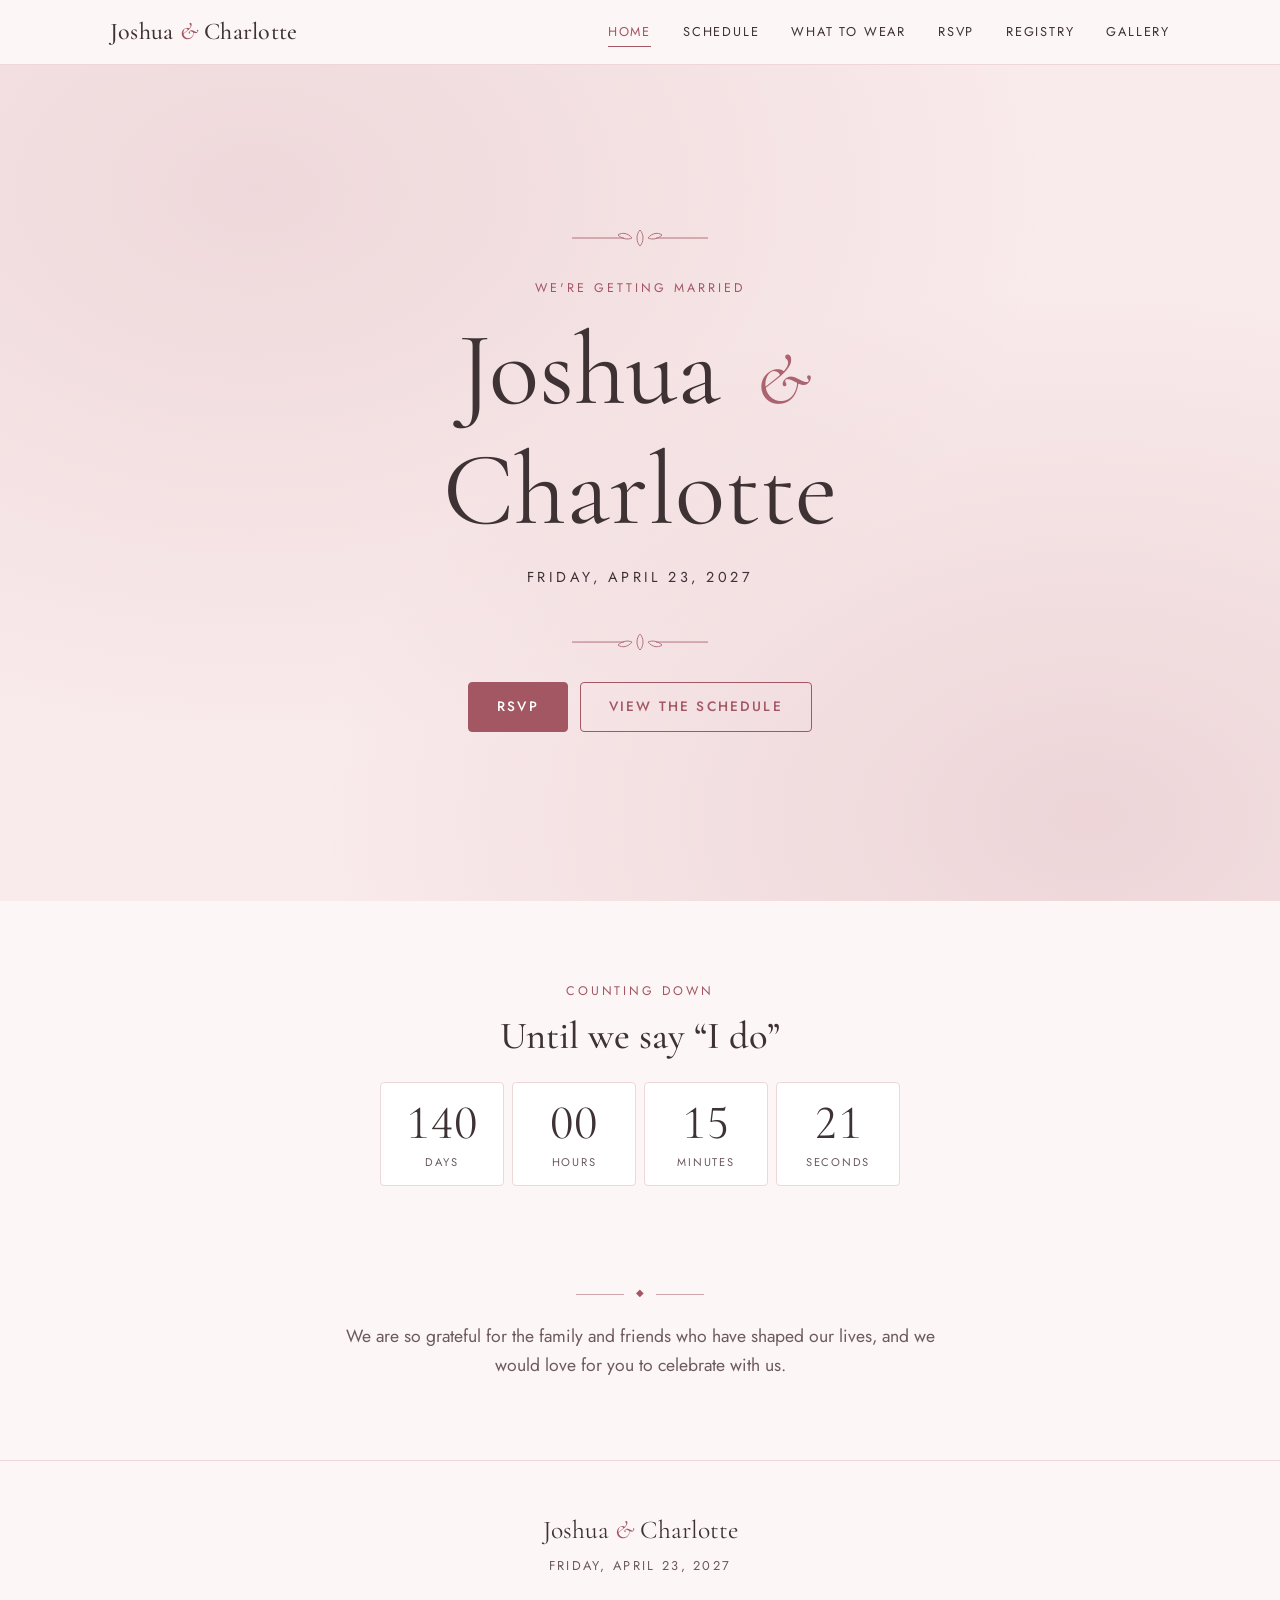
<file: index.html>
<!DOCTYPE html>
<html lang="en">
<head>
  <meta charset="utf-8">
  <meta name="viewport" content="width=device-width, initial-scale=1, viewport-fit=cover">
  <title>Joshua &amp; Charlotte · April 23, 2027</title>
  <meta name="description" content="Join us as we celebrate our wedding on Friday, April 23, 2027 in Utah.">
  <meta name="theme-color" content="#fdf6f6">

  <!-- Link previews (texts, iMessage, Facebook). These are read before any
       JavaScript runs, so see README.md "Link preview" for how to update them. -->
  <meta property="og:type" content="website">
  <meta property="og:url" content="https://joshlamontdavis-a11y.github.io/wedding-website/">
  <meta property="og:title" content="Joshua &amp; Charlotte · April 23, 2027">
  <meta property="og:description" content="Join us as we celebrate our wedding on Friday, April 23, 2027 in Utah.">
  <meta property="og:image" content="https://joshlamontdavis-a11y.github.io/wedding-website/images/og-image.jpg">
  <meta property="og:image:width" content="1200">
  <meta property="og:image:height" content="630">
  <meta name="twitter:card" content="summary_large_image">
  <meta name="twitter:image" content="https://joshlamontdavis-a11y.github.io/wedding-website/images/og-image.jpg">

  <link rel="icon" href="favicon.svg" type="image/svg+xml">
  <link rel="apple-touch-icon" href="images/apple-touch-icon.png">

  <link rel="preconnect" href="https://fonts.googleapis.com">
  <link rel="preconnect" href="https://fonts.gstatic.com" crossorigin>
  <link rel="stylesheet" href="https://fonts.googleapis.com/css2?family=Cormorant+Garamond:ital,wght@0,400;0,500;1,400;1,500&family=Jost:wght@400;500&display=swap">
  <link rel="stylesheet" href="styles.css">
</head>
<body data-page="home">
  <a class="skip-link" href="#main">Skip to content</a>
  <header id="site-header"></header>

  <main id="main">
    <noscript><p style="text-align:center;padding:3rem 1rem">Please turn on JavaScript to view this page.</p></noscript>
  </main>

  <footer id="site-footer"></footer>

  <!-- Settings first, then the code that builds the page from them -->
  <!-- Load config.js fresh on every visit so updates show up right away (no stale saved copy) -->
  <script>document.write('<script src="config.js?v=' + Date.now() + '"><\/script>');</script>
  <script src="main.js"></script>
</body>
</html>
</file>
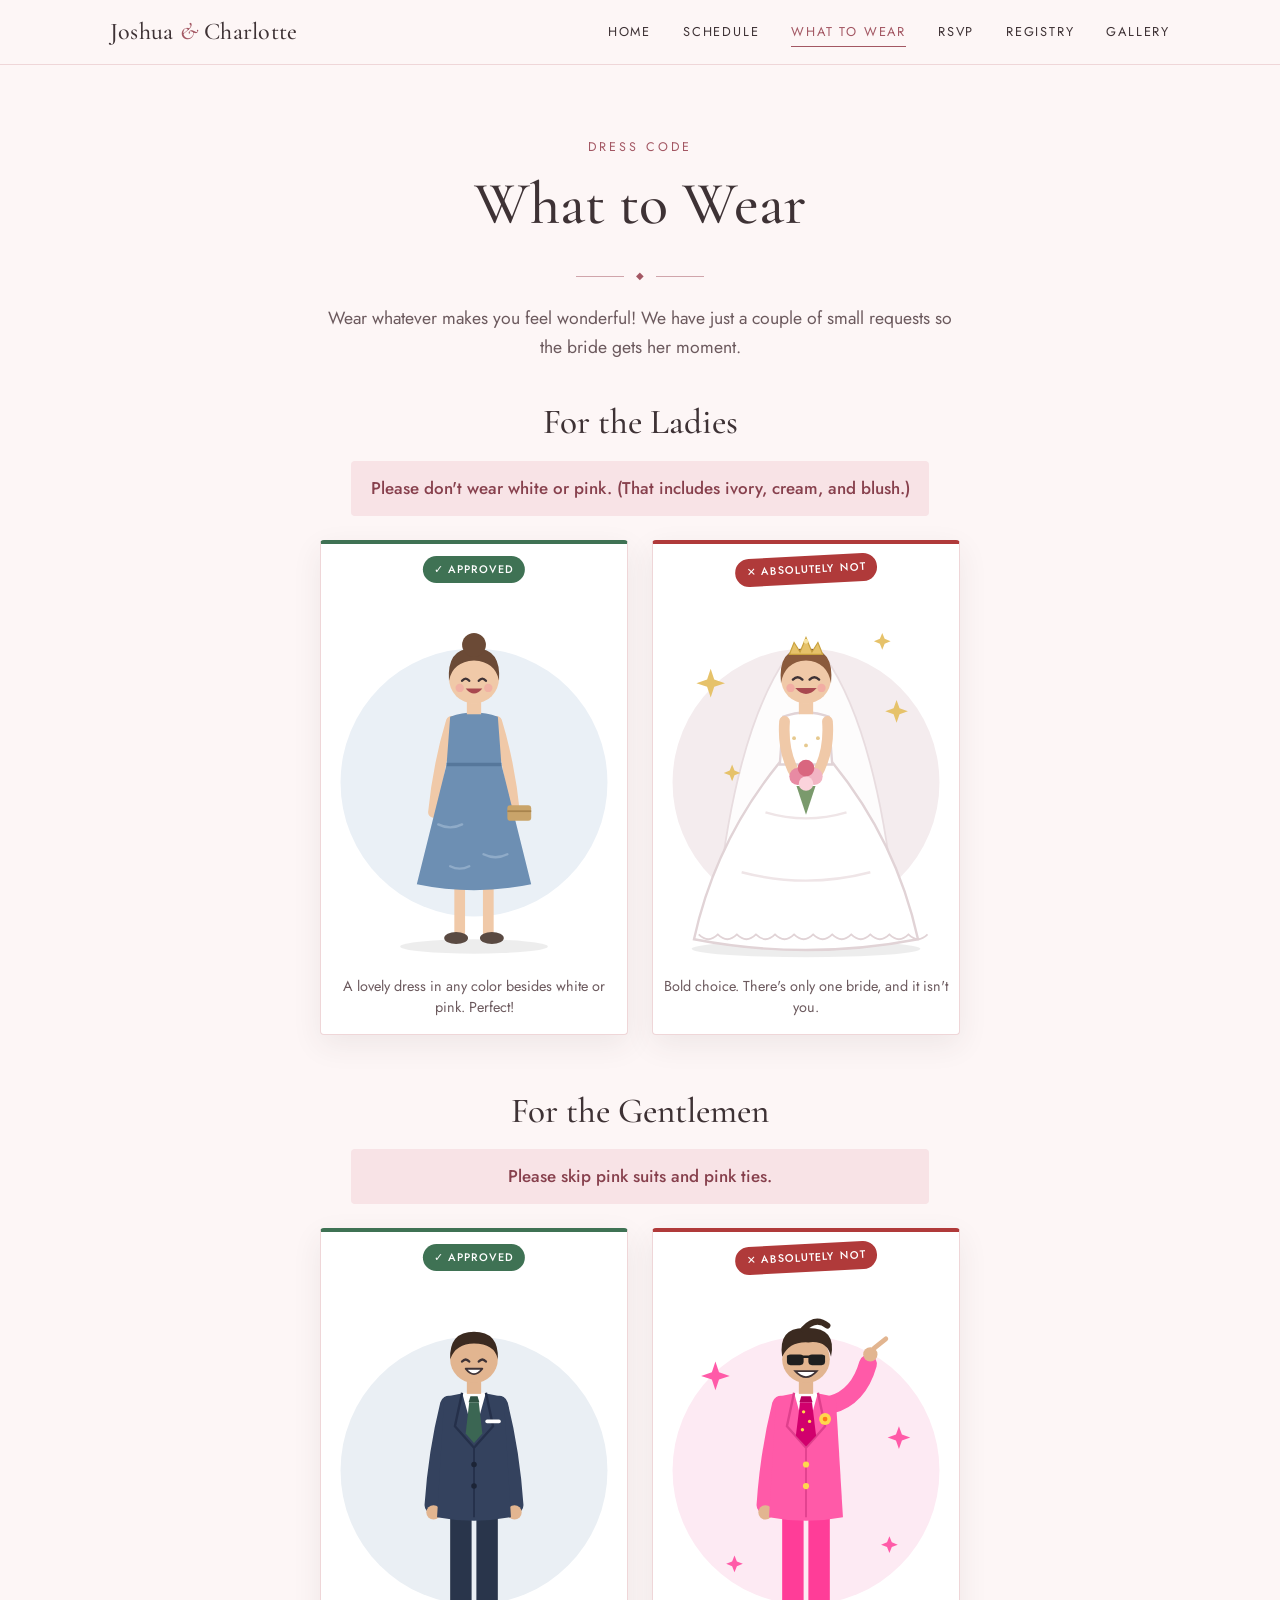
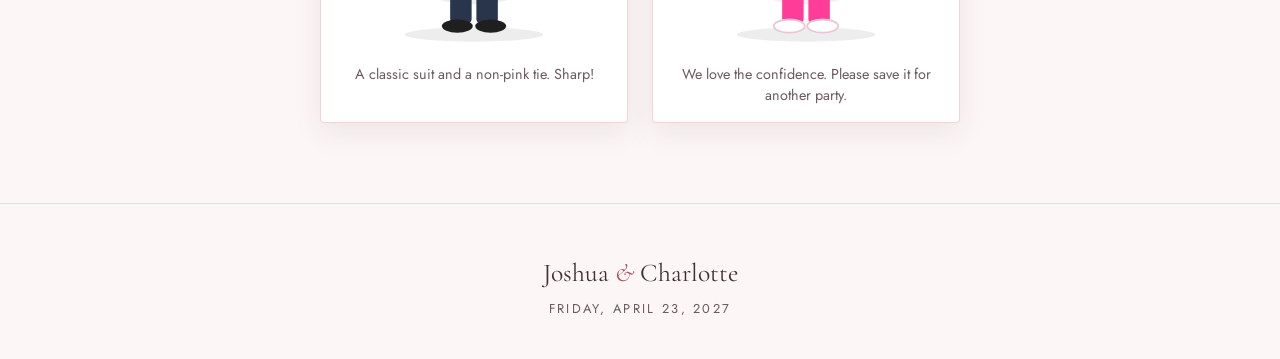
<file: attire.html>
<!DOCTYPE html>
<html lang="en">
<head>
  <meta charset="utf-8">
  <meta name="viewport" content="width=device-width, initial-scale=1, viewport-fit=cover">
  <title>What to Wear · Joshua &amp; Charlotte</title>
  <meta name="description" content="Join us as we celebrate our wedding on Friday, April 23, 2027 in Utah.">
  <meta name="theme-color" content="#fdf6f6">

  <!-- Link previews (texts, iMessage, Facebook). These are read before any
       JavaScript runs, so see README.md "Link preview" for how to update them. -->
  <meta property="og:type" content="website">
  <meta property="og:url" content="https://joshlamontdavis-a11y.github.io/wedding-website/attire.html">
  <meta property="og:title" content="What to Wear · Joshua &amp; Charlotte">
  <meta property="og:description" content="Join us as we celebrate our wedding on Friday, April 23, 2027 in Utah.">
  <meta property="og:image" content="https://joshlamontdavis-a11y.github.io/wedding-website/images/og-image.jpg">
  <meta property="og:image:width" content="1200">
  <meta property="og:image:height" content="630">
  <meta name="twitter:card" content="summary_large_image">
  <meta name="twitter:image" content="https://joshlamontdavis-a11y.github.io/wedding-website/images/og-image.jpg">

  <link rel="icon" href="favicon.svg" type="image/svg+xml">
  <link rel="apple-touch-icon" href="images/apple-touch-icon.png">

  <link rel="preconnect" href="https://fonts.googleapis.com">
  <link rel="preconnect" href="https://fonts.gstatic.com" crossorigin>
  <link rel="stylesheet" href="https://fonts.googleapis.com/css2?family=Cormorant+Garamond:ital,wght@0,400;0,500;1,400;1,500&family=Jost:wght@400;500&display=swap">
  <link rel="stylesheet" href="styles.css">
</head>
<body data-page="attire">
  <a class="skip-link" href="#main">Skip to content</a>
  <header id="site-header"></header>

  <main id="main">
    <noscript><p style="text-align:center;padding:3rem 1rem">Please turn on JavaScript to view this page.</p></noscript>
  </main>

  <footer id="site-footer"></footer>

  <!-- Settings first, then the code that builds the page from them -->
  <!-- Load config.js fresh on every visit so updates show up right away (no stale saved copy) -->
  <script>document.write('<script src="config.js?v=' + Date.now() + '"><\/script>');</script>
  <script src="main.js"></script>
</body>
</html>
</file>
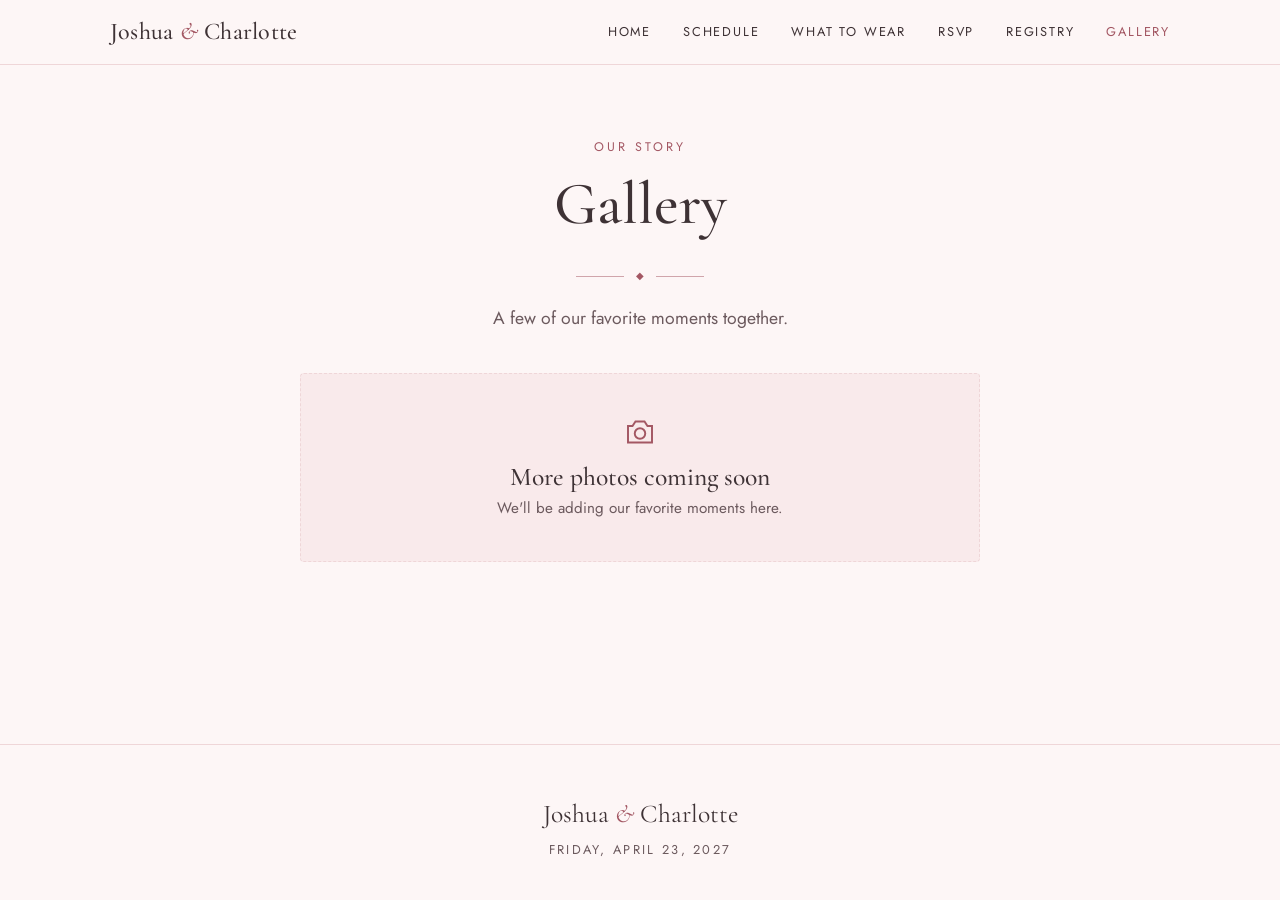
<file: gallery.html>
<!DOCTYPE html>
<html lang="en">
<head>
  <meta charset="utf-8">
  <meta name="viewport" content="width=device-width, initial-scale=1, viewport-fit=cover">
  <title>Gallery · Joshua &amp; Charlotte</title>
  <meta name="description" content="Join us as we celebrate our wedding on Friday, April 23, 2027 in Utah.">
  <meta name="theme-color" content="#fdf6f6">

  <!-- Link previews (texts, iMessage, Facebook). These are read before any
       JavaScript runs, so see README.md "Link preview" for how to update them. -->
  <meta property="og:type" content="website">
  <meta property="og:url" content="https://joshlamontdavis-a11y.github.io/wedding-website/gallery.html">
  <meta property="og:title" content="Gallery · Joshua &amp; Charlotte">
  <meta property="og:description" content="Join us as we celebrate our wedding on Friday, April 23, 2027 in Utah.">
  <meta property="og:image" content="https://joshlamontdavis-a11y.github.io/wedding-website/images/og-image.jpg">
  <meta property="og:image:width" content="1200">
  <meta property="og:image:height" content="630">
  <meta name="twitter:card" content="summary_large_image">
  <meta name="twitter:image" content="https://joshlamontdavis-a11y.github.io/wedding-website/images/og-image.jpg">

  <link rel="icon" href="favicon.svg" type="image/svg+xml">
  <link rel="apple-touch-icon" href="images/apple-touch-icon.png">

  <link rel="preconnect" href="https://fonts.googleapis.com">
  <link rel="preconnect" href="https://fonts.gstatic.com" crossorigin>
  <link rel="stylesheet" href="https://fonts.googleapis.com/css2?family=Cormorant+Garamond:ital,wght@0,400;0,500;1,400;1,500&family=Jost:wght@400;500&display=swap">
  <link rel="stylesheet" href="styles.css">
</head>
<body data-page="gallery">
  <a class="skip-link" href="#main">Skip to content</a>
  <header id="site-header"></header>

  <main id="main">
    <noscript><p style="text-align:center;padding:3rem 1rem">Please turn on JavaScript to view this page.</p></noscript>
  </main>

  <footer id="site-footer"></footer>

  <!-- Settings first, then the code that builds the page from them -->
  <!-- Load config.js fresh on every visit so updates show up right away (no stale saved copy) -->
  <script>document.write('<script src="config.js?v=' + Date.now() + '"><\/script>');</script>
  <script src="main.js"></script>
</body>
</html>
</file>
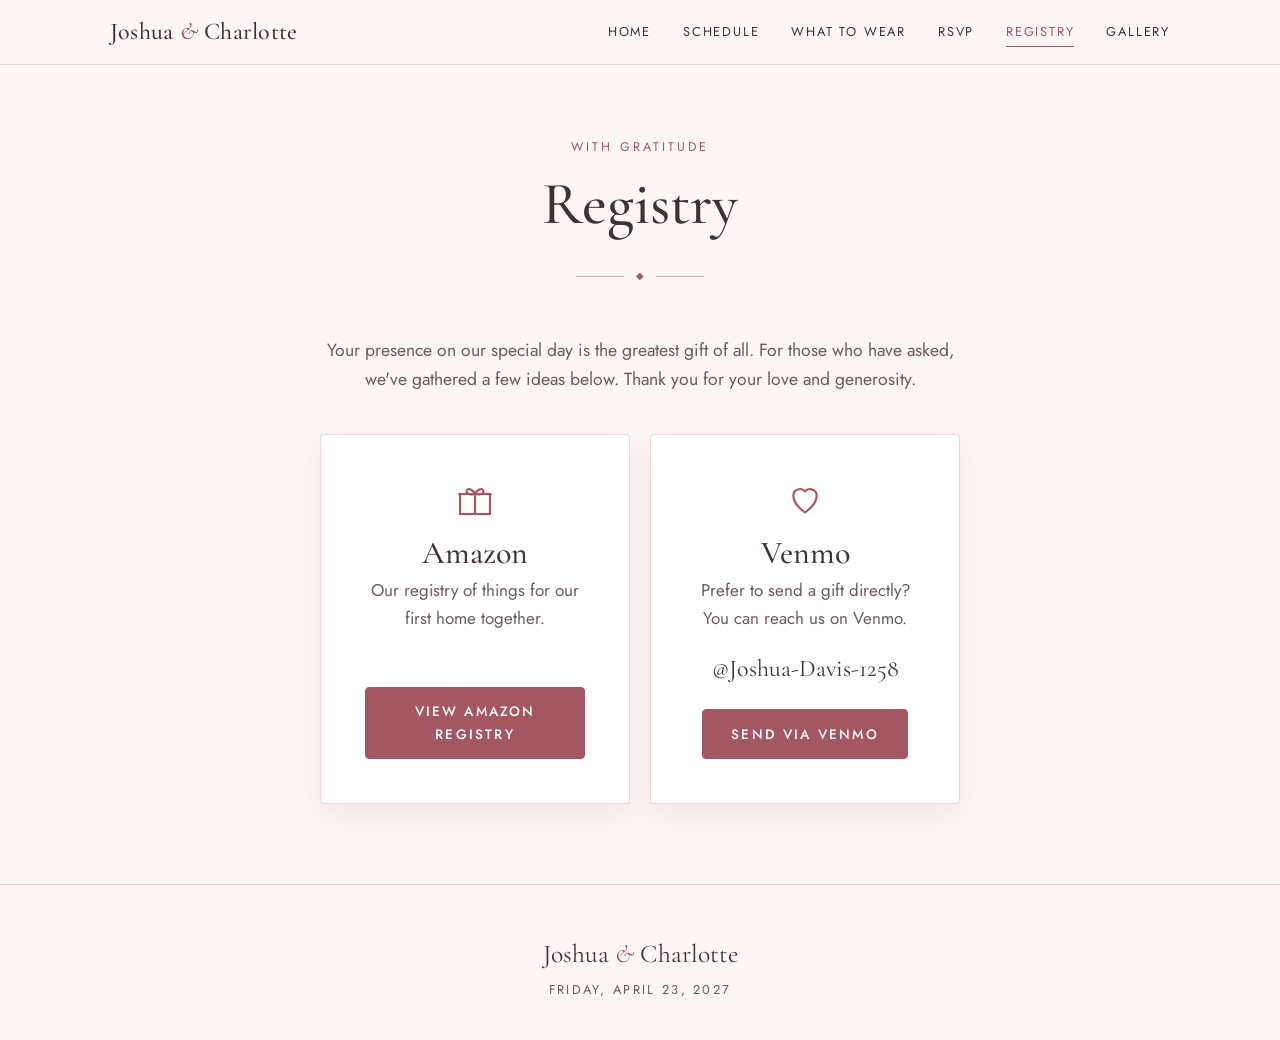
<file: registry.html>
<!DOCTYPE html>
<html lang="en">
<head>
  <meta charset="utf-8">
  <meta name="viewport" content="width=device-width, initial-scale=1, viewport-fit=cover">
  <title>Registry · Joshua &amp; Charlotte</title>
  <meta name="description" content="Join us as we celebrate our wedding on Friday, April 23, 2027 in Utah.">
  <meta name="theme-color" content="#fdf6f6">

  <!-- Link previews (texts, iMessage, Facebook). These are read before any
       JavaScript runs, so see README.md "Link preview" for how to update them. -->
  <meta property="og:type" content="website">
  <meta property="og:url" content="https://joshlamontdavis-a11y.github.io/wedding-website/registry.html">
  <meta property="og:title" content="Registry · Joshua &amp; Charlotte">
  <meta property="og:description" content="Join us as we celebrate our wedding on Friday, April 23, 2027 in Utah.">
  <meta property="og:image" content="https://joshlamontdavis-a11y.github.io/wedding-website/images/og-image.jpg">
  <meta property="og:image:width" content="1200">
  <meta property="og:image:height" content="630">
  <meta name="twitter:card" content="summary_large_image">
  <meta name="twitter:image" content="https://joshlamontdavis-a11y.github.io/wedding-website/images/og-image.jpg">

  <link rel="icon" href="favicon.svg" type="image/svg+xml">
  <link rel="apple-touch-icon" href="images/apple-touch-icon.png">

  <link rel="preconnect" href="https://fonts.googleapis.com">
  <link rel="preconnect" href="https://fonts.gstatic.com" crossorigin>
  <link rel="stylesheet" href="https://fonts.googleapis.com/css2?family=Cormorant+Garamond:ital,wght@0,400;0,500;1,400;1,500&family=Jost:wght@400;500&display=swap">
  <link rel="stylesheet" href="styles.css">
</head>
<body data-page="registry">
  <a class="skip-link" href="#main">Skip to content</a>
  <header id="site-header"></header>

  <main id="main">
    <noscript><p style="text-align:center;padding:3rem 1rem">Please turn on JavaScript to view this page.</p></noscript>
  </main>

  <footer id="site-footer"></footer>

  <!-- Settings first, then the code that builds the page from them -->
  <!-- Load config.js fresh on every visit so updates show up right away (no stale saved copy) -->
  <script>document.write('<script src="config.js?v=' + Date.now() + '"><\/script>');</script>
  <script src="main.js"></script>
</body>
</html>
</file>
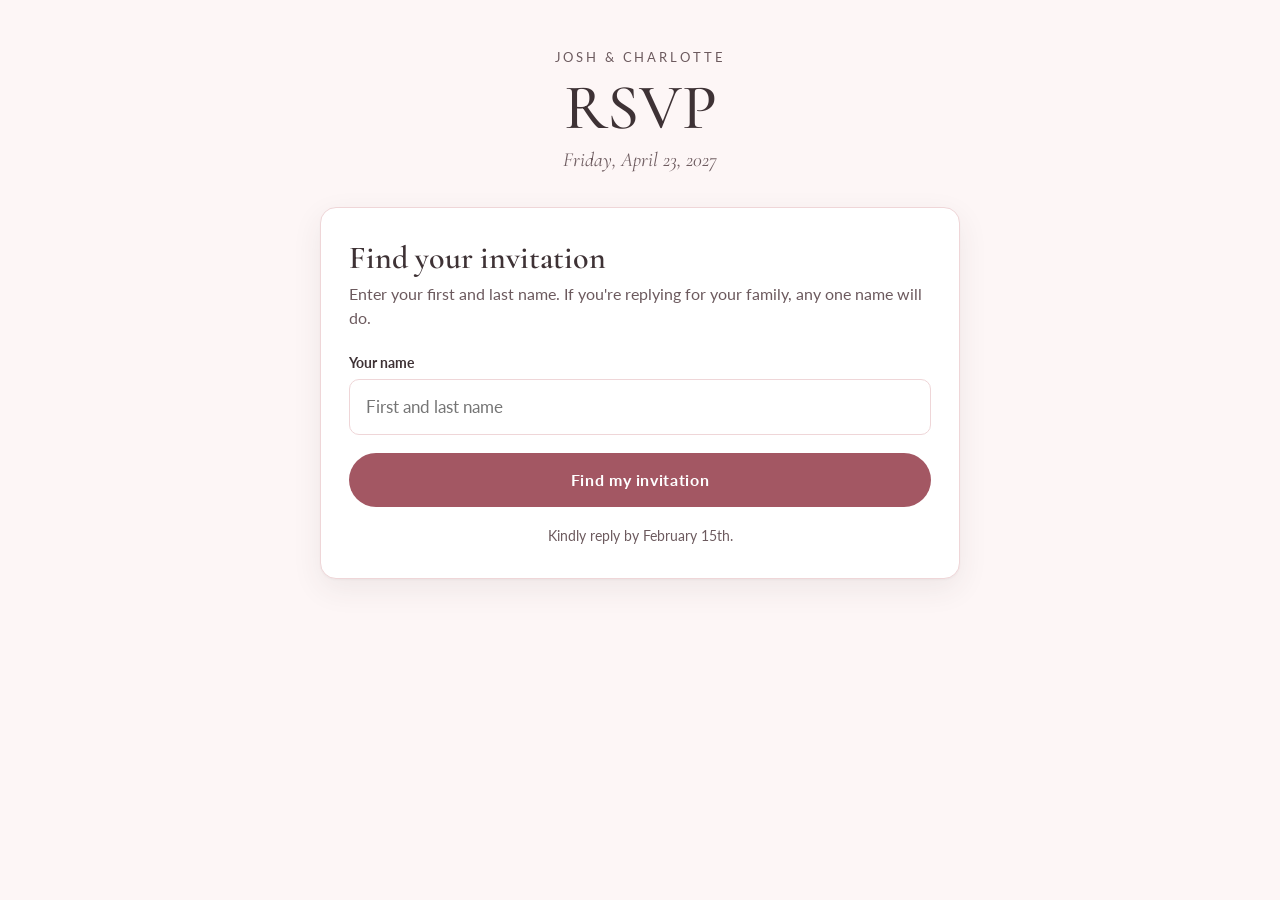
<file: rsvp-form.html>
<!DOCTYPE html>
<html lang="en">
<head>
<meta charset="utf-8">
<meta name="viewport" content="width=device-width, initial-scale=1">
<meta name="theme-color" content="#fdf6f6">
<title>RSVP</title>
<link rel="preconnect" href="https://fonts.googleapis.com">
<link rel="preconnect" href="https://fonts.gstatic.com" crossorigin>
<link href="https://fonts.googleapis.com/css2?family=Cormorant+Garamond:ital,wght@0,500;0,600;1,500&family=Lato:wght@400;700&display=swap" rel="stylesheet">
<style>
  /* Colors and fonts. Change these to match the rest of the site. */
  :root {
    /* Pink theme, matched to the wedding site's colors in styles.css */
    --rsvp-bg: #fdf6f6;           /* blush white page background */
    --rsvp-card: #ffffff;
    --rsvp-ink: #3e3235;
    --rsvp-muted: #6c5a5e;
    --rsvp-line: #efd6d8;
    --rsvp-accent: #a35763;       /* rose pink: buttons and "Will attend" */
    --rsvp-accent-dark: #87404d;
    --rsvp-accent-soft: #f8e3e6;  /* light pink highlights */
    --rsvp-decline: #f3e7e8;      /* "Can't attend" when picked */
    --rsvp-decline-line: #dcc3c6;
    --rsvp-error: #b03a3a;
    --rsvp-serif: "Cormorant Garamond", Georgia, "Times New Roman", serif;
    --rsvp-sans: "Lato", system-ui, -apple-system, "Segoe UI", Roboto, sans-serif;
  }

  body { margin: 0; background: var(--rsvp-bg); }

  .rsvp {
    max-width: 640px;
    margin: 0 auto;
    padding: 48px 20px 80px;
    font-family: var(--rsvp-sans);
    color: var(--rsvp-ink);
    line-height: 1.5;
    -webkit-font-smoothing: antialiased;
  }
  .rsvp *, .rsvp *::before, .rsvp *::after { box-sizing: border-box; }
  .rsvp [hidden] { display: none !important; }

  .rsvp-head { text-align: center; margin-bottom: 32px; }
  .rsvp-eyebrow { margin: 0; font-size: 13px; letter-spacing: .22em; text-transform: uppercase; color: var(--rsvp-muted); }
  .rsvp-head h1 { margin: 6px 0 4px; font-family: var(--rsvp-serif); font-weight: 500; font-size: clamp(44px, 9vw, 64px); line-height: 1.05; }
  .rsvp-dateline { margin: 0; font-family: var(--rsvp-serif); font-style: italic; font-size: 20px; color: var(--rsvp-muted); }

  .rsvp-card {
    background: var(--rsvp-card);
    border: 1px solid var(--rsvp-line);
    border-radius: 16px;
    padding: 32px 28px;
    box-shadow: 0 1px 2px rgba(62, 50, 53, .04), 0 10px 30px rgba(62, 50, 53, .08);
  }
  .rsvp-step { animation: rsvp-in .35s ease both; }
  @keyframes rsvp-in { from { opacity: 0; transform: translateY(6px); } to { opacity: 1; transform: none; } }

  .rsvp-title { margin: 0 0 6px; font-family: var(--rsvp-serif); font-weight: 600; font-size: 32px; line-height: 1.15; outline: none; }
  .rsvp-help { margin: 0 0 22px; color: var(--rsvp-muted); }
  .rsvp-center { text-align: center; }

  .rsvp-label { display: block; margin: 0 0 6px; font-size: 14px; font-weight: 700; }
  .rsvp-label span { font-weight: 400; color: var(--rsvp-muted); }
  .rsvp-input {
    width: 100%;
    padding: 14px 16px;
    font: inherit;
    font-size: 17px;
    color: var(--rsvp-ink);
    background: #fff;
    border: 1px solid var(--rsvp-line);
    border-radius: 10px;
    margin-bottom: 18px;
    transition: border-color .15s, box-shadow .15s;
  }
  .rsvp-input:focus { outline: none; border-color: var(--rsvp-accent); box-shadow: 0 0 0 3px var(--rsvp-accent-soft); }
  textarea.rsvp-input { resize: vertical; min-height: 90px; }

  .rsvp-btn {
    display: block;
    width: 100%;
    padding: 15px 28px;
    border: 0;
    border-radius: 999px;
    background: var(--rsvp-accent);
    color: #fff;
    font: inherit;
    font-size: 16px;
    font-weight: 700;
    letter-spacing: .04em;
    cursor: pointer;
    transition: background .15s, transform .05s;
  }
  .rsvp-btn:hover { background: var(--rsvp-accent-dark); }
  .rsvp-btn:active { transform: translateY(1px); }
  .rsvp-btn:disabled { opacity: .6; cursor: wait; }
  .rsvp-btn:focus-visible, .rsvp-link:focus-visible, .rsvp-match:focus-visible { outline: 3px solid var(--rsvp-accent-soft); outline-offset: 2px; }

  .rsvp-link {
    display: block;
    margin: 18px auto 0;
    padding: 6px;
    border: 0;
    background: none;
    font: inherit;
    font-size: 15px;
    color: var(--rsvp-muted);
    text-decoration: underline;
    text-underline-offset: 3px;
    cursor: pointer;
  }
  .rsvp-link:hover { color: var(--rsvp-ink); }

  .rsvp-error { margin: -6px 0 16px; color: var(--rsvp-error); font-size: 15px; }
  .rsvp-small { margin: 18px 0 0; font-size: 14px; color: var(--rsvp-muted); text-align: center; }

  .rsvp-demo {
    margin: 0 0 20px;
    padding: 12px 16px;
    border: 1px dashed var(--rsvp-accent);
    border-radius: 10px;
    background: var(--rsvp-accent-soft);
    font-size: 14px;
  }

  /* "Is this you?" */
  .rsvp-matches { display: grid; gap: 12px; margin-top: 18px; }
  .rsvp-match {
    display: flex;
    align-items: center;
    justify-content: space-between;
    gap: 16px;
    width: 100%;
    padding: 18px 20px;
    text-align: left;
    font: inherit;
    color: inherit;
    background: #fff;
    border: 1px solid var(--rsvp-line);
    border-radius: 12px;
    cursor: pointer;
    transition: border-color .15s, background .15s;
  }
  .rsvp-match:hover { border-color: var(--rsvp-accent); background: var(--rsvp-accent-soft); }
  .rsvp-match-name { display: block; font-family: var(--rsvp-serif); font-size: 24px; font-weight: 600; line-height: 1.2; }
  .rsvp-match-party { display: block; font-size: 14px; color: var(--rsvp-muted); }
  .rsvp-match-cta { flex: none; font-size: 14px; font-weight: 700; color: var(--rsvp-accent-dark); white-space: nowrap; }

  /* Event cards */
  .rsvp-event { margin: 0 0 18px; padding: 22px 20px 10px; border: 1px solid var(--rsvp-line); border-radius: 12px; min-width: 0; }
  .rsvp-event legend { padding: 0; float: left; width: 100%; font-family: var(--rsvp-serif); font-size: 27px; font-weight: 600; line-height: 1.15; }
  .rsvp-event legend + * { clear: both; }
  .rsvp-when { margin: 6px 0 0; font-weight: 700; font-size: 15px; }
  .rsvp-where { margin: 2px 0 0; color: var(--rsvp-muted); font-size: 15px; }
  .rsvp-note { display: inline-block; margin: 10px 0 0; padding: 6px 12px; border-radius: 8px; background: var(--rsvp-accent-soft); font-size: 14px; }
  .rsvp-all { display: inline-block; margin: 12px 0 0; padding: 0; border: 0; background: none; font: inherit; font-size: 14px; color: var(--rsvp-accent-dark); text-decoration: underline; text-underline-offset: 3px; cursor: pointer; }
  .rsvp-guests { margin-top: 14px; border-top: 1px solid var(--rsvp-line); }
  .rsvp-guest { display: flex; align-items: center; justify-content: space-between; gap: 12px; flex-wrap: wrap; padding: 12px 0; border-bottom: 1px solid var(--rsvp-line); }
  .rsvp-guest:last-child { border-bottom: 0; }
  .rsvp-guest-name { font-weight: 700; }
  .rsvp-choices { display: flex; gap: 8px; }
  .rsvp-choice { position: relative; cursor: pointer; }
  .rsvp-choice input { position: absolute; opacity: 0; width: 1px; height: 1px; }
  .rsvp-choice span {
    display: inline-block;
    padding: 9px 16px;
    border: 1px solid var(--rsvp-line);
    border-radius: 999px;
    font-size: 15px;
    background: #fff;
    transition: background .15s, border-color .15s, color .15s;
    user-select: none;
  }
  .rsvp-choice:hover span { border-color: var(--rsvp-accent); }
  .rsvp-choice input:focus-visible + span { outline: 3px solid var(--rsvp-accent-soft); outline-offset: 2px; }
  .rsvp-choice.yes input:checked + span { background: var(--rsvp-accent); border-color: var(--rsvp-accent); color: #fff; }
  .rsvp-choice.no input:checked + span { background: var(--rsvp-decline); border-color: var(--rsvp-decline-line); color: var(--rsvp-ink); }
  .rsvp-guest.rsvp-missing .rsvp-choice span { border-color: var(--rsvp-error); }
  .rsvp-guest.rsvp-missing .rsvp-guest-name::after { content: "Please choose one"; display: block; font-weight: 400; font-size: 13px; color: var(--rsvp-error); }

  .rsvp-extra { margin-top: 26px; }

  /* Loud dress code reminder above the Send button */
  .rsvp-dresscode {
    margin: 4px 0 20px;
    padding: 16px 18px;
    border: 2px dashed #c0392b;
    border-radius: 12px;
    background: #fff1ef;
    color: #8f2b22;
    text-align: center;
  }
  .rsvp-dresscode strong {
    display: block;
    font-size: 20px;
    font-weight: 700;
    line-height: 1.3;
    letter-spacing: .01em;
  }
  .rsvp-dresscode span { display: block; margin-top: 4px; font-size: 15px; }
  .rsvp-dresscode a { color: inherit; font-weight: 700; text-underline-offset: 3px; }

  /* Thank-you */
  .rsvp-check {
    width: 56px; height: 56px; margin: 0 auto 14px;
    display: grid; place-items: center;
    border-radius: 50%;
    background: var(--rsvp-accent-soft);
    color: var(--rsvp-accent-dark);
    font-size: 28px;
  }
  .rsvp-summary { list-style: none; margin: 18px 0 0; padding: 0; text-align: left; border-top: 1px solid var(--rsvp-line); }
  .rsvp-summary li { padding: 12px 0; border-bottom: 1px solid var(--rsvp-line); }
  .rsvp-summary strong { display: block; }
  .rsvp-summary span { color: var(--rsvp-muted); font-size: 15px; }

  @media (max-width: 520px) {
    .rsvp { padding-top: 32px; }
    .rsvp-card { padding: 26px 18px; }
    .rsvp-event { padding: 18px 16px 8px; }
    .rsvp-guest { flex-direction: column; align-items: flex-start; }
    .rsvp-choices { width: 100%; }
    .rsvp-choice { flex: 1; }
    .rsvp-choice span { display: block; text-align: center; }
    .rsvp-match-cta { display: none; }
  }
  @media (prefers-reduced-motion: reduce) { .rsvp-step { animation: none; } }
</style>
</head>
<body>

<main class="rsvp" id="rsvp">
  <header class="rsvp-head">
    <p class="rsvp-eyebrow" id="rsvp-couple"></p>
    <h1>RSVP</h1>
    <p class="rsvp-dateline" id="rsvp-dateline"></p>
  </header>

  <p class="rsvp-demo" id="rsvp-demo" hidden>
    <strong>Preview mode.</strong> This page is using sample guests until you paste your Apps Script URL into the settings.
    Try typing <em>Jon Sampel</em>, <em>Kate Exampel</em>, or <em>Bob Demo</em>.
  </p>

  <!-- Step 1: type a name -->
  <section class="rsvp-step" data-step="find">
    <div class="rsvp-card">
      <h2 class="rsvp-title" tabindex="-1">Find your invitation</h2>
      <p class="rsvp-help">Enter your first and last name. If you're replying for your family, any one name will do.</p>
      <form id="rsvp-find" novalidate>
        <label class="rsvp-label" for="rsvp-name">Your name</label>
        <input class="rsvp-input" id="rsvp-name" type="text" autocomplete="name" autocapitalize="words" spellcheck="false" placeholder="First and last name">
        <p class="rsvp-error" id="rsvp-find-error" role="alert" hidden></p>
        <button class="rsvp-btn" type="submit">Find my invitation</button>
      </form>
      <p class="rsvp-small" id="rsvp-deadline" hidden></p>
    </div>
  </section>

  <!-- Step 2: "Is this you?" -->
  <section class="rsvp-step" data-step="matches" hidden>
    <div class="rsvp-card">
      <h2 class="rsvp-title" tabindex="-1" id="rsvp-matches-title">Is this you?</h2>
      <p class="rsvp-help" id="rsvp-matches-help"></p>
      <div class="rsvp-matches" id="rsvp-match-list"></div>
      <p class="rsvp-small" id="rsvp-matches-contact" hidden></p>
      <button class="rsvp-link" type="button" data-action="restart" id="rsvp-matches-again">None of these. Search again</button>
    </div>
  </section>

  <!-- Step 3: the RSVP itself -->
  <section class="rsvp-step" data-step="form" hidden>
    <div class="rsvp-card">
      <h2 class="rsvp-title" tabindex="-1" id="rsvp-party"></h2>
      <p class="rsvp-help" id="rsvp-form-intro"></p>
      <form id="rsvp-form" novalidate>
        <div id="rsvp-events"></div>
        <div class="rsvp-extra">
          <label class="rsvp-label" for="rsvp-email">Email <span>(optional, in case we need to send updates)</span></label>
          <input class="rsvp-input" id="rsvp-email" type="email" autocomplete="email" maxlength="200">
          <label class="rsvp-label" for="rsvp-message">Note for the couple <span>(optional)</span></label>
          <textarea class="rsvp-input" id="rsvp-message" rows="3" maxlength="2000"></textarea>
        </div>
        <div class="rsvp-dresscode">
          <strong>🚫 Remember: don't wear pink or white!</strong>
          <span>And gentlemen, no pink suits or ties. <a href="attire.html" target="_blank" rel="noopener">See the dress code</a></span>
        </div>
        <p class="rsvp-error" id="rsvp-form-error" role="alert" hidden></p>
        <button class="rsvp-btn" type="submit">Send RSVP</button>
      </form>
      <button class="rsvp-link" type="button" data-action="restart">Not you? Start over</button>
    </div>
  </section>

  <!-- Step 4: thank you -->
  <section class="rsvp-step" data-step="done" hidden>
    <div class="rsvp-card rsvp-center">
      <div class="rsvp-check" aria-hidden="true">&#10003;</div>
      <h2 class="rsvp-title" tabindex="-1">Thank you!</h2>
      <p class="rsvp-help" id="rsvp-done-text"></p>
      <ul class="rsvp-summary" id="rsvp-summary"></ul>
      <button class="rsvp-link" type="button" data-action="edit">Change my answers</button>
    </div>
  </section>
</main>

<script>
/* ======================= SETTINGS ======================= */
const RSVP_CONFIG = {
  // Paste the Web app URL from Apps Script here (it ends in /exec).
  // While this is blank, the page runs in preview mode with sample guests.
  scriptUrl: 'https://script.google.com/macros/s/AKfycbz4xqxvLmFWILVs7QIxd945GWKx6HQ6eRhs3Azkdt2rkWu6K0vhj-mhUFDePUQr2kdY/exec',

  couple: 'Josh & Charlotte',
  dateLine: 'Friday, April 23, 2027',

  // Optional. Hidden when blank.
  deadline: 'February 15th',   // e.g. 'March 23, 2027'
  helpText: 'Stuck? Text Josh at (714) 675-3150.',   // e.g. 'Still stuck? Text Josh at (555) 555-5555.'
};

(function () {
  'use strict';

  const $ = (id) => document.getElementById(id);
  const root = $('rsvp');
  const state = { token: null, party: null, events: [], previous: null };

  /* ---------- small helpers ---------- */

  function el(tag, attrs, ...children) {
    const node = document.createElement(tag);
    Object.entries(attrs || {}).forEach(([k, v]) => {
      if (v === false || v == null) return;
      if (k === 'class') node.className = v;
      else if (k === 'text') node.textContent = v;
      else node.setAttribute(k, v === true ? '' : v);
    });
    children.flat().forEach((c) => c != null && node.append(c));
    return node;
  }

  function show(step) {
    root.querySelectorAll('[data-step]').forEach((s) => { s.hidden = s.dataset.step !== step; });
    const section = root.querySelector('[data-step="' + step + '"]');
    const title = section.querySelector('.rsvp-title');
    if (title) title.focus({ preventScroll: true });
    const top = root.getBoundingClientRect().top + window.scrollY - 16;
    if (window.scrollY > top) window.scrollTo({ top: top, behavior: 'smooth' });
  }

  function setError(node, text) {
    node.textContent = text || '';
    node.hidden = !text;
  }

  function busy(button, on, label) {
    if (on) { button.dataset.label = button.textContent; button.textContent = label; button.disabled = true; }
    else { button.textContent = button.dataset.label || button.textContent; button.disabled = false; }
  }

  function friendlyError(code) {
    const help = RSVP_CONFIG.helpText ? ' ' + RSVP_CONFIG.helpText : '';
    if (code === 'need_full_name') return 'Please enter your first and last name.';
    if (code === 'closed') return 'RSVPs are now closed.' + help;
    if (code === 'not_found') return "We couldn't find that invitation anymore. Please start over and search again." + help;
    return 'Something went wrong on our end. Please try again in a minute.' + help;
  }

  /* ---------- talking to the Google Sheet ---------- */

  async function api(action, params) {
    if (!RSVP_CONFIG.scriptUrl) return demoApi(action, params);
    let res;
    if (action === 'submit') {
      // Sent as plain text on purpose: Apps Script accepts it without a CORS preflight.
      res = await fetch(RSVP_CONFIG.scriptUrl, {
        method: 'POST',
        body: JSON.stringify(Object.assign({ action: action }, params)),
      });
    } else {
      const qs = new URLSearchParams(Object.assign({ action: action }, params));
      res = await fetch(RSVP_CONFIG.scriptUrl + '?' + qs.toString());
    }
    if (!res.ok) throw new Error('HTTP ' + res.status);
    return res.json();
  }

  // Each "Is this you?" match starts loading its invitation right away,
  // so tapping your name doesn't have to wait on Google.
  let prefetched = {};
  function loadParty(token) {
    if (!prefetched[token]) {
      prefetched[token] = api('party', { token: token });
      prefetched[token].catch(() => { delete prefetched[token]; });
    }
    return prefetched[token];
  }

  /* ---------- step 1: find ---------- */

  $('rsvp-find').addEventListener('submit', async (e) => {
    e.preventDefault();
    const input = $('rsvp-name');
    const errorBox = $('rsvp-find-error');
    const button = e.target.querySelector('button');
    const name = input.value.trim().replace(/\s+/g, ' ');
    if (name.split(' ').length < 2) {
      setError(errorBox, friendlyError('need_full_name'));
      input.focus();
      return;
    }
    setError(errorBox, '');
    busy(button, true, 'Searching…');
    try {
      const data = await api('lookup', { name: name });
      if (!data.ok) { setError(errorBox, friendlyError(data.error)); return; }
      renderMatches(data.matches || []);
      show('matches');
    } catch (err) {
      console.error(err);
      setError(errorBox, friendlyError());
    } finally {
      busy(button, false);
    }
  });

  /* ---------- step 2: is this you? ---------- */

  function renderMatches(matches) {
    const list = $('rsvp-match-list');
    const contact = $('rsvp-matches-contact');
    list.textContent = '';
    contact.textContent = RSVP_CONFIG.helpText;
    contact.hidden = !RSVP_CONFIG.helpText;

    if (!matches.length) {
      $('rsvp-matches-title').textContent = "We couldn't find that name";
      $('rsvp-matches-help').textContent =
        'Try the spelling from your invitation, or your full first name instead of a nickname.';
      $('rsvp-matches-again').textContent = 'Try again';
      return;
    }
    $('rsvp-matches-title').textContent = 'Is this you?';
    $('rsvp-matches-help').textContent = 'Tap your name to continue.';
    $('rsvp-matches-again').textContent = matches.length > 1 ? 'None of these. Search again' : "That's not me. Search again";

    matches.forEach((m) => {
      const btn = el('button', { class: 'rsvp-match', type: 'button' },
        el('span', {},
          el('span', { class: 'rsvp-match-name', text: m.name }),
          m.party ? el('span', { class: 'rsvp-match-party', text: m.party }) : null),
        el('span', { class: 'rsvp-match-cta', text: "Yes, that's me →" }));
      btn.addEventListener('click', () => choose(m.token, btn));
      list.append(btn);
      loadParty(m.token);
    });
  }

  async function choose(token, btn) {
    const all = root.querySelectorAll('.rsvp-match');
    all.forEach((b) => { b.disabled = true; });
    btn.querySelector('.rsvp-match-cta').textContent = 'Loading…';
    try {
      const data = await loadParty(token);
      if (!data.ok) { delete prefetched[token]; throw new Error(data.error); }
      state.token = token;
      state.party = data.party;
      state.events = data.events;
      state.previous = data.previous;
      state.open = data.open !== false;
      renderForm();
      show('form');
    } catch (err) {
      console.error(err);
      $('rsvp-matches-help').textContent = friendlyError(err.message);
    } finally {
      all.forEach((b) => { b.disabled = false; });
      btn.querySelector('.rsvp-match-cta').textContent = "Yes, that's me →";
    }
  }

  /* ---------- step 3: the form ---------- */

  function renderForm() {
    const { party, events, previous } = state;
    const many = party.members.length > 1;
    $('rsvp-party').textContent = party.label;

    let intro = many
      ? "You're replying for " + party.members.length + ' guests. Please choose for each person.'
      : 'Please let us know if you can make it.';
    if (previous) intro = "We have your RSVP" + (previous.updated ? ' from ' + previous.updated : '') + '. You can change any answer below.';
    if (!state.open) intro = friendlyError('closed');
    $('rsvp-form-intro').textContent = intro;

    const wrap = $('rsvp-events');
    wrap.textContent = '';
    events.forEach((ev, ei) => {
      const members = party.members.filter((m) => m.invited.indexOf(ev.name) >= 0);
      const guestList = el('div', { class: 'rsvp-guests' });

      members.forEach((m) => {
        const mi = party.members.indexOf(m);
        const group = 'a-' + mi + '-' + ei;
        const prev = previous && previous.answers && previous.answers[m.name]
          ? previous.answers[m.name][ev.name] : undefined;
        const row = el('div', { class: 'rsvp-guest', 'data-group': group },
          el('span', { class: 'rsvp-guest-name', id: group + '-label', text: m.name }),
          el('div', { class: 'rsvp-choices', role: 'radiogroup', 'aria-labelledby': group + '-label' },
            el('label', { class: 'rsvp-choice yes' },
              el('input', { type: 'radio', name: group, value: 'yes', checked: prev === true }),
              el('span', { text: 'Will attend' })),
            el('label', { class: 'rsvp-choice no' },
              el('input', { type: 'radio', name: group, value: 'no', checked: prev === false }),
              el('span', { text: "Can't attend" }))));
        guestList.append(row);
      });

      const card = el('fieldset', { class: 'rsvp-event' },
        el('legend', { text: ev.name }),
        ev.when ? el('p', { class: 'rsvp-when', text: ev.when }) : null,
        ev.where ? el('p', { class: 'rsvp-where', text: ev.where }) : null,
        ev.note ? el('p', { class: 'rsvp-note', text: ev.note }) : null);

      if (members.length > 1) {
        const all = el('button', { class: 'rsvp-all', type: 'button', text: 'Everyone will attend' });
        all.addEventListener('click', () => {
          guestList.querySelectorAll('input[value="yes"]').forEach((r) => {
            r.checked = true;
            r.closest('.rsvp-guest').classList.remove('rsvp-missing');
          });
        });
        card.append(el('div', {}, all));
      }
      card.append(guestList);
      wrap.append(card);
    });

    $('rsvp-email').value = (previous && previous.email) || '';
    $('rsvp-message').value = (previous && previous.message) || '';
    setError($('rsvp-form-error'), '');
  }

  $('rsvp-form').addEventListener('change', (e) => {
    const row = e.target.closest('.rsvp-guest');
    if (row) row.classList.remove('rsvp-missing');
  });

  function collectAnswers() {
    const form = $('rsvp-form');
    const answers = {};
    const missing = [];
    state.party.members.forEach((m, mi) => {
      answers[m.name] = {};
      state.events.forEach((ev, ei) => {
        if (m.invited.indexOf(ev.name) < 0) return;
        const group = 'a-' + mi + '-' + ei;
        const picked = form.querySelector('input[name="' + group + '"]:checked');
        if (picked) answers[m.name][ev.name] = picked.value === 'yes';
        else missing.push(group);
      });
    });
    return { answers: answers, missing: missing };
  }

  $('rsvp-form').addEventListener('submit', async (e) => {
    e.preventDefault();
    const errorBox = $('rsvp-form-error');
    const button = e.target.querySelector('button[type="submit"]');
    if (!state.open) { setError(errorBox, friendlyError('closed')); return; }

    const { answers, missing } = collectAnswers();
    root.querySelectorAll('.rsvp-guest').forEach((r) => {
      r.classList.toggle('rsvp-missing', missing.indexOf(r.dataset.group) >= 0);
    });
    if (missing.length) {
      setError(errorBox, 'Please choose "Will attend" or "Can\'t attend" for everyone listed.');
      const first = root.querySelector('.rsvp-missing');
      first.scrollIntoView({ behavior: 'smooth', block: 'center' });
      return;
    }
    setError(errorBox, '');

    const email = $('rsvp-email').value.trim();
    const message = $('rsvp-message').value.trim();
    busy(button, true, 'Sending…');
    try {
      const data = await api('submit', { token: state.token, answers: answers, email: email, message: message });
      if (!data.ok) { setError(errorBox, friendlyError(data.error)); return; }
      state.previous = { answers: answers, email: email, message: message, updated: '' };
      prefetched = {}; // answers changed, so don't reuse old invitation data
      renderDone(answers);
      show('done');
    } catch (err) {
      console.error(err);
      setError(errorBox, friendlyError());
    } finally {
      busy(button, false);
    }
  });

  /* ---------- step 4: thank you ---------- */

  function renderDone(answers) {
    const list = $('rsvp-summary');
    list.textContent = '';
    let anyYes = false;
    state.party.members.forEach((m) => {
      const yes = state.events.filter((ev) => answers[m.name] && answers[m.name][ev.name] === true).map((ev) => ev.name);
      if (yes.length) anyYes = true;
      list.append(el('li', {},
        el('strong', { text: m.name }),
        el('span', { text: yes.length ? 'Attending: ' + yes.join(', ') : 'Not attending' })));
    });
    $('rsvp-done-text').textContent = anyYes
      ? "Your RSVP is in. We can't wait to celebrate with you!"
      : "We'll miss you. Thank you for letting us know.";
  }

  /* ---------- buttons that go back ---------- */

  root.addEventListener('click', (e) => {
    const action = e.target.closest('[data-action]');
    if (!action) return;
    if (action.dataset.action === 'restart') {
      state.token = null; state.party = null; state.previous = null;
      $('rsvp-name').value = '';
      setError($('rsvp-find-error'), '');
      show('find');
      $('rsvp-name').focus();
    } else if (action.dataset.action === 'edit') {
      renderForm();
      show('form');
    }
  });

  /* ---------- page text from settings ---------- */

  $('rsvp-couple').textContent = RSVP_CONFIG.couple;
  $('rsvp-dateline').textContent = RSVP_CONFIG.dateLine;
  if (RSVP_CONFIG.deadline) {
    $('rsvp-deadline').textContent = 'Kindly reply by ' + RSVP_CONFIG.deadline + '.';
    $('rsvp-deadline').hidden = false;
  }
  $('rsvp-demo').hidden = !!RSVP_CONFIG.scriptUrl;

  // Wake the Google script up while the guest is still typing their name.
  // The first request after a quiet stretch is the slowest one.
  if (RSVP_CONFIG.scriptUrl) api('ping', {}).catch(() => {});

  /* =================================================================
     PREVIEW MODE ONLY. Used while scriptUrl is blank, so you can click
     through the page with sample guests. The real guest list lives in
     your Google Sheet and never loads in the browser.
     ================================================================= */

  const DEMO = {
    events: [
      { name: 'Sealing', when: 'Friday, April 23, 2027 · 11:30 AM to 12:30 PM', where: 'Payson Utah Temple, 1494 S 930 W, Payson, UT 84651', note: 'Please arrive 30 minutes early (by 11:00 AM).' },
      { name: 'Ring Ceremony', when: 'Friday, April 23, 2027 · 4:00 to 6:00 PM', where: 'Northampton House, 198 W 300 N, American Fork, UT 84003', note: '' },
      { name: 'Reception', when: 'Friday, April 23, 2027 · Following the ring ceremony', where: 'Northampton House, 198 W 300 N, American Fork, UT 84003', note: '' },
    ],
    guests: [
      { name: 'John Sample', party: 'The Sample Family', others: ['Johnny Sample'], invited: ['Sealing', 'Ring Ceremony', 'Reception'] },
      { name: 'Jane Sample', party: 'The Sample Family', others: [], invited: ['Sealing', 'Ring Ceremony', 'Reception'] },
      { name: 'Katherine Example', party: '', others: ['Kate Example'], invited: ['Reception'] },
      { name: 'Robert Demo', party: 'The Demo Family', others: ['Bob Demo'], invited: ['Ring Ceremony', 'Reception'] },
      { name: 'Lily Demo', party: 'The Demo Family', others: [], invited: ['Reception'] },
    ],
    saved: {},
  };

  function demoParties() {
    const parties = {};
    DEMO.guests.forEach((g) => {
      const label = g.party || g.name;
      const key = label.toLowerCase();
      if (!parties[key]) parties[key] = { key: key, label: label, members: [] };
      parties[key].members.push(g);
    });
    return parties;
  }

  function demoApi(action, p) {
    return new Promise((resolve) => setTimeout(() => resolve(demoHandle(action, p)), 450));
  }

  function demoHandle(action, p) {
    const parties = demoParties();
    if (action === 'lookup') {
      const query = normalizeName(p.name);
      if (query.split(' ').length < 2) return { ok: false, error: 'need_full_name' };
      const best = {};
      DEMO.guests.forEach((g) => {
        const key = (g.party || g.name).toLowerCase();
        const score = Math.max.apply(null, [g.name].concat(g.others).map((n) => nameScore(query, n)));
        if (score >= 0.75 && (!best[key] || score > best[key].score)) best[key] = { score: score, guest: g, key: key };
      });
      let list = Object.values(best).sort((a, b) => b.score - a.score);
      if (list.length && list[0].score >= 0.98) list = list.filter((m) => m.score >= 0.98);
      return {
        ok: true,
        matches: list.slice(0, 3).map((m) => {
          const party = parties[m.key];
          return { token: 'demo:' + m.key, name: m.guest.name, party: party.members.length > 1 && party.label !== m.guest.name ? party.label : '' };
        }),
      };
    }
    const key = String(p.token || '').replace(/^demo:/, '');
    const party = parties[key];
    if (!party) return { ok: false, error: 'not_found' };
    if (action === 'party') {
      return {
        ok: true,
        open: true,
        party: { label: party.label, members: party.members.map((m) => ({ name: m.name, invited: m.invited })) },
        events: DEMO.events.filter((ev) => party.members.some((m) => m.invited.indexOf(ev.name) >= 0)),
        previous: DEMO.saved[key] || null,
      };
    }
    if (action === 'submit') {
      DEMO.saved[key] = { answers: p.answers, email: p.email, message: p.message, updated: new Date().toLocaleString() };
      return { ok: true };
    }
    return { ok: false, error: 'unknown_action' };
  }

  // Same name matching the Apps Script uses, so the preview behaves like the real thing.
  const NAME_NOISE = ['mr', 'mrs', 'ms', 'miss', 'dr', 'jr', 'sr', 'ii', 'iii', 'iv'];
  function normalizeName(s) {
    let t = String(s || '');
    if (typeof t.normalize === 'function') t = t.normalize('NFD');
    return t.replace(/[̀-ͯ]/g, '').toLowerCase().replace(/['’`]/g, '')
      .replace(/[^a-z]+/g, ' ').trim().split(' ')
      .filter((w) => w && NAME_NOISE.indexOf(w) < 0).join(' ');
  }
  function editDistance(a, b) {
    const m = a.length, n = b.length;
    if (!m) return n;
    if (!n) return m;
    const d = [];
    for (let i = 0; i <= m; i++) d[i] = [i];
    for (let j = 0; j <= n; j++) d[0][j] = j;
    for (let i = 1; i <= m; i++) {
      for (let j = 1; j <= n; j++) {
        const cost = a[i - 1] === b[j - 1] ? 0 : 1;
        d[i][j] = Math.min(d[i - 1][j] + 1, d[i][j - 1] + 1, d[i - 1][j - 1] + cost);
        if (i > 1 && j > 1 && a[i - 1] === b[j - 2] && a[i - 2] === b[j - 1]) d[i][j] = Math.min(d[i][j], d[i - 2][j - 2] + 1);
      }
    }
    return d[m][n];
  }
  function similarity(a, b) {
    if (!a || !b) return 0;
    if (a === b) return 1;
    return 1 - editDistance(a, b) / Math.max(a.length, b.length);
  }
  function firstNameSim(a, b) {
    let s = similarity(a, b);
    const shorter = a.length <= b.length ? a : b;
    const longer = shorter === a ? b : a;
    if (shorter.length >= 3 && longer.indexOf(shorter) === 0) s = Math.max(s, 0.9);
    return s;
  }
  function nameScore(query, candidate) {
    const q = normalizeName(query).split(' ').filter(Boolean);
    const c = normalizeName(candidate).split(' ').filter(Boolean);
    if (q.length < 2 || !c.length) return 0;
    const pair = (qFirst, qLast) => {
      const f = firstNameSim(qFirst, c[0]);
      const l = similarity(qLast, c[c.length - 1]);
      return Math.min(f, l) >= 0.6 ? (f + l) / 2 : 0;
    };
    const inOrder = pair(q[0], q[q.length - 1]);
    const swapped = pair(q[q.length - 1], q[0]) * 0.95;
    let total = 0, worst = 1;
    q.forEach((w) => {
      const b = Math.max.apply(null, c.map((x) => similarity(w, x)));
      total += b;
      worst = Math.min(worst, b);
    });
    const words = worst >= 0.75 ? total / q.length : 0;
    return Math.max(inOrder, swapped, words);
  }
})();
</script>
</body>
</html>
</file>
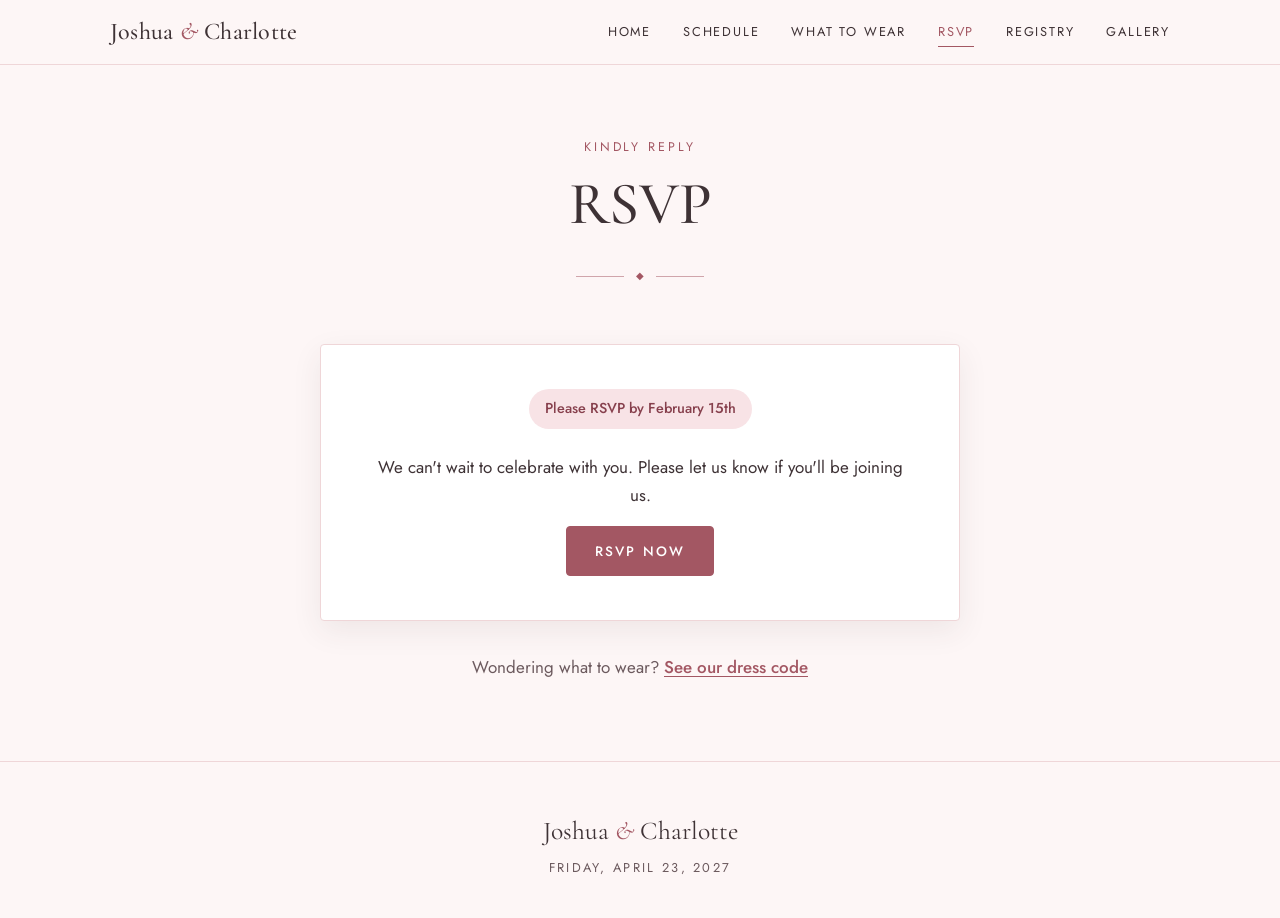
<file: rsvp.html>
<!DOCTYPE html>
<html lang="en">
<head>
  <meta charset="utf-8">
  <meta name="viewport" content="width=device-width, initial-scale=1, viewport-fit=cover">
  <title>RSVP · Joshua &amp; Charlotte</title>
  <meta name="description" content="Join us as we celebrate our wedding on Friday, April 23, 2027 in Utah.">
  <meta name="theme-color" content="#fdf6f6">

  <!-- Link previews (texts, iMessage, Facebook). These are read before any
       JavaScript runs, so see README.md "Link preview" for how to update them. -->
  <meta property="og:type" content="website">
  <meta property="og:url" content="https://joshlamontdavis-a11y.github.io/wedding-website/rsvp.html">
  <meta property="og:title" content="RSVP · Joshua &amp; Charlotte">
  <meta property="og:description" content="Join us as we celebrate our wedding on Friday, April 23, 2027 in Utah.">
  <meta property="og:image" content="https://joshlamontdavis-a11y.github.io/wedding-website/images/og-image.jpg">
  <meta property="og:image:width" content="1200">
  <meta property="og:image:height" content="630">
  <meta name="twitter:card" content="summary_large_image">
  <meta name="twitter:image" content="https://joshlamontdavis-a11y.github.io/wedding-website/images/og-image.jpg">

  <link rel="icon" href="favicon.svg" type="image/svg+xml">
  <link rel="apple-touch-icon" href="images/apple-touch-icon.png">

  <link rel="preconnect" href="https://fonts.googleapis.com">
  <link rel="preconnect" href="https://fonts.gstatic.com" crossorigin>
  <link rel="stylesheet" href="https://fonts.googleapis.com/css2?family=Cormorant+Garamond:ital,wght@0,400;0,500;1,400;1,500&family=Jost:wght@400;500&display=swap">
  <link rel="stylesheet" href="styles.css">
</head>
<body data-page="rsvp">
  <a class="skip-link" href="#main">Skip to content</a>
  <header id="site-header"></header>

  <main id="main">
    <noscript><p style="text-align:center;padding:3rem 1rem">Please turn on JavaScript to view this page.</p></noscript>
  </main>

  <footer id="site-footer"></footer>

  <!-- Settings first, then the code that builds the page from them -->
  <!-- Load config.js fresh on every visit so updates show up right away (no stale saved copy) -->
  <script>document.write('<script src="config.js?v=' + Date.now() + '"><\/script>');</script>
  <script src="main.js"></script>
</body>
</html>
</file>
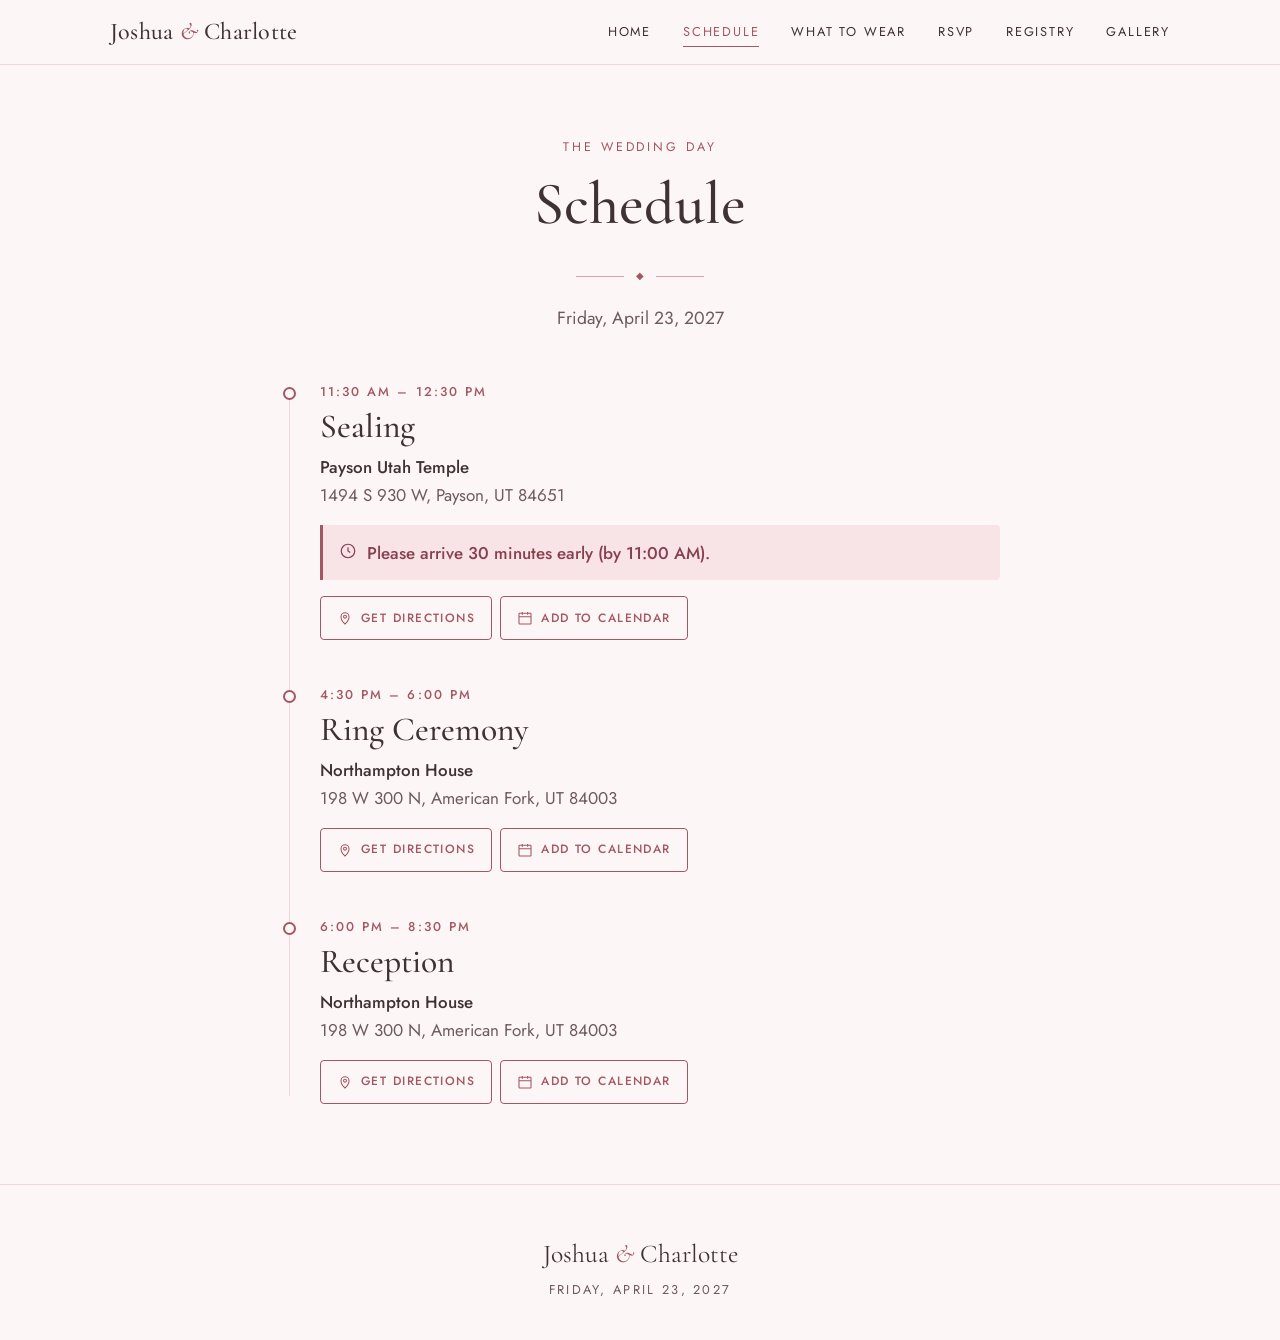
<file: schedule.html>
<!DOCTYPE html>
<html lang="en">
<head>
  <meta charset="utf-8">
  <meta name="viewport" content="width=device-width, initial-scale=1, viewport-fit=cover">
  <title>Schedule · Joshua &amp; Charlotte</title>
  <meta name="description" content="Join us as we celebrate our wedding on Friday, April 23, 2027 in Utah.">
  <meta name="theme-color" content="#fdf6f6">

  <!-- Link previews (texts, iMessage, Facebook). These are read before any
       JavaScript runs, so see README.md "Link preview" for how to update them. -->
  <meta property="og:type" content="website">
  <meta property="og:url" content="https://joshlamontdavis-a11y.github.io/wedding-website/schedule.html">
  <meta property="og:title" content="Schedule · Joshua &amp; Charlotte">
  <meta property="og:description" content="Join us as we celebrate our wedding on Friday, April 23, 2027 in Utah.">
  <meta property="og:image" content="https://joshlamontdavis-a11y.github.io/wedding-website/images/og-image.jpg">
  <meta property="og:image:width" content="1200">
  <meta property="og:image:height" content="630">
  <meta name="twitter:card" content="summary_large_image">
  <meta name="twitter:image" content="https://joshlamontdavis-a11y.github.io/wedding-website/images/og-image.jpg">

  <link rel="icon" href="favicon.svg" type="image/svg+xml">
  <link rel="apple-touch-icon" href="images/apple-touch-icon.png">

  <link rel="preconnect" href="https://fonts.googleapis.com">
  <link rel="preconnect" href="https://fonts.gstatic.com" crossorigin>
  <link rel="stylesheet" href="https://fonts.googleapis.com/css2?family=Cormorant+Garamond:ital,wght@0,400;0,500;1,400;1,500&family=Jost:wght@400;500&display=swap">
  <link rel="stylesheet" href="styles.css">
</head>
<body data-page="schedule">
  <a class="skip-link" href="#main">Skip to content</a>
  <header id="site-header"></header>

  <main id="main">
    <noscript><p style="text-align:center;padding:3rem 1rem">Please turn on JavaScript to view this page.</p></noscript>
  </main>

  <footer id="site-footer"></footer>

  <!-- Settings first, then the code that builds the page from them -->
  <!-- Load config.js fresh on every visit so updates show up right away (no stale saved copy) -->
  <script>document.write('<script src="config.js?v=' + Date.now() + '"><\/script>');</script>
  <script src="main.js"></script>
</body>
</html>
</file>
<file: styles.css>
/* =====================================================================
   THEME: change colors and fonts here to restyle the whole site.
   ===================================================================== */
:root {
  /* Colors */
  --color-bg: #fdf6f6;          /* page background (blush white) */
  --color-surface: #ffffff;     /* cards and panels */
  --color-soft: #f9eaeb;        /* soft sections and placeholders */
  --color-line: #efd6d8;        /* thin borders and dividers */
  --color-text: #3e3235;        /* main text */
  --color-muted: #6c5a5e;       /* secondary text */
  --color-accent: #a35763;      /* the one accent color (soft rose pink) */
  --color-accent-dark: #87404d; /* accent on hover */
  --color-accent-soft: #f8e3e6; /* light accent background */
  --color-on-accent: #ffffff;   /* text on accent buttons */
  --color-yes: #3f7254;         /* "Approved" badges on the What to Wear page */
  --color-no: #b03a3a;          /* "Absolutely not" badges */

  /* Fonts */
  --font-display: "Cormorant Garamond", Georgia, "Times New Roman", serif;
  --font-body: "Jost", "Helvetica Neue", Arial, sans-serif;

  /* Sizing */
  --max-width: 1100px;
  --radius: 4px;
  --header-height: 64px;
  --shadow: 0 10px 30px rgba(62, 50, 53, 0.08);
  --ease: cubic-bezier(0.22, 0.61, 0.36, 1);
}

/* ---------- Base ---------- */
*, *::before, *::after { box-sizing: border-box; }

html { scroll-behavior: smooth; -webkit-text-size-adjust: 100%; }

body {
  margin: 0;
  background: var(--color-bg);
  color: var(--color-text);
  font-family: var(--font-body);
  font-size: 1.0625rem; /* 17px: comfortable on phones */
  font-weight: 400;
  line-height: 1.65;
  min-height: 100vh;
  display: flex;
  flex-direction: column;
}

main { flex: 1; }

img { max-width: 100%; display: block; }

h1, h2, h3 {
  font-family: var(--font-display);
  font-weight: 500;
  line-height: 1.15;
  margin: 0 0 0.5em;
  color: var(--color-text);
}

p { margin: 0 0 1em; }

a { color: var(--color-accent); text-underline-offset: 3px; }
a:hover { color: var(--color-accent-dark); }

:focus-visible {
  outline: 2px solid var(--color-accent);
  outline-offset: 3px;
}

.skip-link {
  position: absolute;
  left: 1rem;
  top: -100px;
  background: var(--color-surface);
  padding: 0.5rem 1rem;
  z-index: 100;
}
.skip-link:focus { top: 1rem; }

.visually-hidden {
  position: absolute !important;
  width: 1px; height: 1px;
  overflow: hidden;
  clip: rect(0 0 0 0);
  white-space: nowrap;
}

/* ---------- Header and navigation ---------- */
.site-header {
  position: sticky;
  top: 0;
  z-index: 50;
  background: rgba(253, 246, 246, 0.94);
  backdrop-filter: blur(8px);
  -webkit-backdrop-filter: blur(8px);
  border-bottom: 1px solid var(--color-line);
}

.header-inner {
  max-width: var(--max-width);
  margin: 0 auto;
  height: var(--header-height);
  padding: 0 1.25rem;
  display: flex;
  align-items: center;
  justify-content: space-between;
}

.brand {
  font-family: var(--font-display);
  font-size: 1.5rem;
  font-weight: 500;
  color: var(--color-text);
  text-decoration: none;
  letter-spacing: 0.01em;
}
.brand:hover { color: var(--color-text); }
.brand .amp { color: var(--color-accent); font-style: italic; }

.nav-toggle {
  display: inline-flex;
  align-items: center;
  justify-content: center;
  width: 44px;
  height: 44px;
  margin-right: -10px;
  background: none;
  border: 0;
  cursor: pointer;
  color: var(--color-text);
}
.nav-toggle-bars,
.nav-toggle-bars::before,
.nav-toggle-bars::after {
  display: block;
  width: 22px;
  height: 1.5px;
  background: currentColor;
  transition: transform 0.3s var(--ease), opacity 0.2s;
  position: relative;
}
.nav-toggle-bars::before,
.nav-toggle-bars::after { content: ""; position: absolute; left: 0; }
.nav-toggle-bars::before { top: -7px; }
.nav-toggle-bars::after { top: 7px; }
.nav-open .nav-toggle-bars { background: transparent; }
.nav-open .nav-toggle-bars::before { transform: translateY(7px) rotate(45deg); }
.nav-open .nav-toggle-bars::after { transform: translateY(-7px) rotate(-45deg); }

/* Mobile menu: a panel that drops down under the header */
.site-nav {
  position: absolute;
  top: var(--header-height);
  left: 0;
  right: 0;
  background: var(--color-bg);
  border-bottom: 1px solid var(--color-line);
  box-shadow: var(--shadow);
  visibility: hidden;
  opacity: 0;
  transform: translateY(-8px);
  transition: opacity 0.25s var(--ease), transform 0.25s var(--ease), visibility 0.25s;
}
.nav-open .site-nav { visibility: visible; opacity: 1; transform: none; }

.site-nav ul {
  list-style: none;
  margin: 0;
  padding: 0.5rem 1.25rem 1.25rem;
}
.site-nav a {
  display: block;
  padding: 0.85rem 0;
  border-bottom: 1px solid var(--color-line);
  color: var(--color-text);
  text-decoration: none;
  font-size: 0.95rem;
  letter-spacing: 0.14em;
  text-transform: uppercase;
}
.site-nav li:last-child a { border-bottom: 0; }
.site-nav a[aria-current="page"] { color: var(--color-accent); }

/* Full menu bar on wider screens (hamburger below this width so all the links fit) */
@media (min-width: 900px) {
  .nav-toggle { display: none; }
  .site-nav {
    position: static;
    visibility: visible;
    opacity: 1;
    transform: none;
    background: none;
    border: 0;
    box-shadow: none;
  }
  .site-nav ul { display: flex; gap: 2rem; padding: 0; }
  .site-nav a {
    padding: 0.25rem 0;
    border: 0;
    font-size: 0.8rem;
    border-bottom: 1px solid transparent;
  }
  .site-nav li:last-child a { border-bottom: 1px solid transparent; }
  .site-nav a:hover,
  .site-nav a[aria-current="page"] { border-bottom-color: var(--color-accent); }
}

/* ---------- Footer ---------- */
.site-footer {
  text-align: center;
  padding: 3rem 1.25rem 2.5rem;
  border-top: 1px solid var(--color-line);
  color: var(--color-muted);
  font-size: 0.9rem;
}
.footer-names {
  font-family: var(--font-display);
  font-size: 1.6rem;
  color: var(--color-text);
  margin-bottom: 0.25rem;
}
.footer-names .amp { color: var(--color-accent); font-style: italic; }
.footer-date { letter-spacing: 0.18em; text-transform: uppercase; font-size: 0.8rem; margin: 0; }

/* ---------- Layout helpers ---------- */
.container { max-width: var(--max-width); margin: 0 auto; padding: 0 1.25rem; }
.narrow { max-width: 680px; }

.section { padding: 3.5rem 0; }
@media (min-width: 768px) { .section { padding: 5rem 0; } }

.page-hero {
  text-align: center;
  padding: 3rem 1.25rem 1rem;
}
@media (min-width: 768px) { .page-hero { padding-top: 4.5rem; } }

.eyebrow {
  display: block;
  font-size: 0.78rem;
  letter-spacing: 0.24em;
  text-transform: uppercase;
  color: var(--color-accent);
  margin-bottom: 0.75rem;
}

.page-title { font-size: clamp(2.5rem, 9vw, 3.75rem); }
.lead { color: var(--color-muted); font-size: 1.1rem; max-width: 36em; margin: 0 auto; }

.divider {
  display: flex;
  align-items: center;
  justify-content: center;
  gap: 0.75rem;
  margin: 1.25rem auto;
  color: var(--color-accent);
}
.divider::before, .divider::after {
  content: "";
  width: 48px;
  height: 1px;
  background: currentColor;
  opacity: 0.5;
}
.divider span { font-size: 0.6rem; }

.text-center { text-align: center; }

/* ---------- Buttons ---------- */
.btn {
  display: inline-flex;
  align-items: center;
  justify-content: center;
  gap: 0.5rem;
  min-height: 50px;
  padding: 0.8rem 1.75rem;
  border: 1px solid var(--color-accent);
  border-radius: var(--radius);
  background: var(--color-accent);
  color: var(--color-on-accent);
  font-family: var(--font-body);
  font-size: 0.85rem;
  font-weight: 500;
  letter-spacing: 0.16em;
  text-transform: uppercase;
  text-decoration: none;
  cursor: pointer;
  transition: background 0.2s, color 0.2s, border-color 0.2s, transform 0.2s;
}
.btn:hover { background: var(--color-accent-dark); border-color: var(--color-accent-dark); color: var(--color-on-accent); }
.btn:active { transform: translateY(1px); }

.btn-outline { background: transparent; color: var(--color-accent); }
.btn-outline:hover { background: var(--color-accent); color: var(--color-on-accent); }

.btn-light { background: #fff; border-color: #fff; color: var(--color-text); }
.btn-light:hover { background: transparent; color: #fff; border-color: #fff; }
.btn-ghost-light { background: transparent; border-color: rgba(255,255,255,0.85); color: #fff; }
.btn-ghost-light:hover { background: #fff; color: var(--color-text); border-color: #fff; }

.btn-small { min-height: 44px; padding: 0.55rem 1rem; font-size: 0.75rem; letter-spacing: 0.12em; }

.btn-row {
  display: flex;
  flex-direction: column;
  gap: 0.75rem;
  align-items: stretch;
  max-width: 320px;
  margin: 0 auto;
}
@media (min-width: 560px) {
  .btn-row { flex-direction: row; justify-content: center; max-width: none; }
}

/* ---------- Coming soon ---------- */
.coming-soon {
  text-align: center;
  padding: 2.5rem 1.5rem;
  background: var(--color-soft);
  border: 1px dashed var(--color-line);
  border-radius: var(--radius);
  color: var(--color-muted);
}
.coming-soon h3 { font-size: 1.6rem; margin-bottom: 0.25rem; }
.coming-soon p { margin: 0; font-size: 0.95rem; }
.coming-soon-icon { color: var(--color-accent); margin: 0 auto 0.75rem; width: 36px; height: 36px; }

/* ---------- Home hero ---------- */
.hero {
  position: relative;
  min-height: calc(100svh - var(--header-height));
  min-height: calc(100vh - var(--header-height));
  display: flex;
  align-items: flex-end;
  justify-content: center;
  overflow: hidden;
  text-align: center;
  color: #fff;
  background: #5a4448;
}
@supports (height: 100svh) {
  .hero { min-height: calc(100svh - var(--header-height)); }
}

.hero-slides { position: absolute; inset: 0; }
.hero-slide {
  position: absolute;
  inset: 0;
  width: 100%;
  height: 100%;
  object-fit: cover;
  opacity: 0;
  transform: scale(1.04);
  transition: opacity 1.6s ease, transform 8s ease-out;
}
.hero-slide.is-active { opacity: 1; transform: scale(1); }

/* Dark fade at the bottom so the white text stays readable on any photo */
.hero::after {
  content: "";
  position: absolute;
  inset: 0;
  background: linear-gradient(to top, rgba(45, 28, 32, 0.72) 0%, rgba(45, 28, 32, 0.28) 45%, rgba(45, 28, 32, 0.12) 100%);
  pointer-events: none;
}

.hero-content {
  position: relative;
  z-index: 2;
  padding: 3rem 1.5rem 3.5rem;
  max-width: 820px;
}
.hero .eyebrow { color: rgba(255,255,255,0.9); }
.hero-names {
  font-size: clamp(3rem, 14vw, 6.5rem);
  font-weight: 400;
  color: inherit;
  margin-bottom: 0.15em;
}
.hero-names .amp {
  display: block;
  font-style: italic;
  font-size: 0.55em;
  line-height: 1.1;
  opacity: 0.9;
}
@media (min-width: 768px) {
  .hero-names .amp { display: inline; font-size: 0.7em; margin: 0 0.15em; }
}
.hero-date {
  font-size: 0.9rem;
  letter-spacing: 0.24em;
  text-transform: uppercase;
  margin-bottom: 2rem;
}

.hero-dots {
  position: absolute;
  z-index: 3;
  bottom: 1rem;
  left: 0;
  right: 0;
  display: flex;
  justify-content: center;
  gap: 0.25rem;
}
.hero-dot {
  width: 28px;
  height: 28px;
  padding: 0;
  border: 0;
  background: none;
  cursor: pointer;
  display: inline-flex;
  align-items: center;
  justify-content: center;
}
.hero-dot::before {
  content: "";
  width: 7px;
  height: 7px;
  border-radius: 50%;
  background: rgba(255,255,255,0.5);
  transition: background 0.3s, transform 0.3s;
}
.hero-dot[aria-current="true"]::before { background: #fff; transform: scale(1.25); }

/* Hero before photos are added: a soft, elegant placeholder */
.hero--placeholder {
  align-items: center;
  color: var(--color-text);
  background:
    radial-gradient(ellipse at 20% 15%, rgba(163, 87, 99, 0.12), transparent 55%),
    radial-gradient(ellipse at 85% 90%, rgba(163, 87, 99, 0.14), transparent 50%),
    var(--color-soft);
}
.hero--placeholder::after { display: none; }
.hero--placeholder .eyebrow { color: var(--color-accent); }
.hero--placeholder .hero-names .amp { color: var(--color-accent); }
.hero-ornament { width: 140px; margin: 0 auto 1.25rem; color: var(--color-accent); opacity: 0.8; }
.hero-ornament.bottom { margin: 1.25rem auto 1.75rem; transform: scaleY(-1); }

/* ---------- Countdown ---------- */
.countdown {
  display: grid;
  grid-template-columns: repeat(4, 1fr);
  gap: 0.5rem;
  max-width: 520px;
  margin: 1.5rem auto 0;
}
.countdown-unit {
  background: var(--color-surface);
  border: 1px solid var(--color-line);
  border-radius: var(--radius);
  padding: 1rem 0.25rem 0.85rem;
}
.countdown-number {
  display: block;
  font-family: var(--font-display);
  font-size: clamp(2rem, 9vw, 3rem);
  line-height: 1;
  color: var(--color-text);
  font-variant-numeric: lining-nums tabular-nums;
}
.countdown-label {
  display: block;
  margin-top: 0.4rem;
  font-size: 0.7rem;
  letter-spacing: 0.16em;
  text-transform: uppercase;
  color: var(--color-muted);
}
.countdown-done {
  font-family: var(--font-display);
  font-size: 2rem;
  color: var(--color-accent);
}

/* ---------- RSVP ---------- */
.card {
  background: var(--color-surface);
  border: 1px solid var(--color-line);
  border-radius: var(--radius);
  padding: 2rem 1.5rem;
  box-shadow: var(--shadow);
}
@media (min-width: 768px) { .card { padding: 2.75rem; } }

.deadline {
  display: inline-block;
  margin: 0 0 1.5rem;
  padding: 0.5rem 1rem;
  background: var(--color-accent-soft);
  color: var(--color-accent-dark);
  border-radius: 999px;
  font-size: 0.9rem;
  font-weight: 500;
}

.rsvp-embed {
  margin-top: 2.5rem;
  border: 1px solid var(--color-line);
  border-radius: var(--radius);
  overflow: hidden;
  background: var(--color-surface);
}
.rsvp-embed iframe { display: block; width: 100%; height: 1400px; border: 0; }

/* ---------- Schedule timeline ---------- */
.timeline {
  list-style: none;
  margin: 0 auto;
  padding: 0;
  position: relative;
  max-width: 720px;
}
/* The vertical line */
.timeline::before {
  content: "";
  position: absolute;
  top: 8px;
  bottom: 8px;
  left: 9px;
  width: 1px;
  background: var(--color-line);
}
.timeline-item {
  position: relative;
  padding-left: 2.5rem;
  padding-bottom: 2.75rem;
}
.timeline-item:last-child { padding-bottom: 0; }
/* Keep an open "Add to Calendar" menu above the next event */
.timeline-item:has(.cal-menu[open]) { z-index: 5; }
/* The dot on the line */
.timeline-item::before {
  content: "";
  position: absolute;
  left: 3px;
  top: 6px;
  width: 13px;
  height: 13px;
  border-radius: 50%;
  background: var(--color-bg);
  border: 2px solid var(--color-accent);
}
.event-time {
  display: block;
  font-size: 0.8rem;
  letter-spacing: 0.16em;
  text-transform: uppercase;
  color: var(--color-accent);
  font-weight: 500;
  margin-bottom: 0.35rem;
}
.event-title { font-size: 2.1rem; margin-bottom: 0.4rem; }
.event-venue { font-weight: 500; margin: 0; }
.event-address { color: var(--color-muted); margin: 0 0 1rem; font-style: normal; }
.event-highlight {
  display: flex;
  gap: 0.6rem;
  align-items: flex-start;
  background: var(--color-accent-soft);
  border-left: 3px solid var(--color-accent);
  padding: 0.85rem 1rem;
  margin: 0 0 1rem;
  border-radius: 0 var(--radius) var(--radius) 0;
  color: var(--color-accent-dark);
  font-weight: 500;
}
.event-highlight svg { flex: none; margin-top: 0.2rem; }
.event-note { color: var(--color-muted); margin: 0 0 1rem; }
.event-actions { display: flex; flex-wrap: wrap; gap: 0.5rem; }

/* Add to calendar dropdown (uses <details> so it works without extra code) */
.cal-menu { position: relative; }
.cal-menu summary { list-style: none; }
.cal-menu summary::-webkit-details-marker { display: none; }
.cal-menu-list {
  position: absolute;
  z-index: 10;
  top: calc(100% + 6px);
  left: 0;
  min-width: 220px;
  background: var(--color-surface);
  border: 1px solid var(--color-line);
  border-radius: var(--radius);
  box-shadow: var(--shadow);
  padding: 0.35rem;
}
.cal-menu-list a,
.cal-menu-list button {
  display: block;
  width: 100%;
  text-align: left;
  padding: 0.75rem 0.85rem;
  background: none;
  border: 0;
  font: inherit;
  font-size: 0.95rem;
  color: var(--color-text);
  text-decoration: none;
  cursor: pointer;
  border-radius: var(--radius);
}
.cal-menu-list a:hover,
.cal-menu-list button:hover { background: var(--color-soft); color: var(--color-text); }

/* ---------- Registry ---------- */
.registry-grid {
  display: grid;
  gap: 1.25rem;
  margin-top: 2.5rem;
}
@media (min-width: 768px) { .registry-grid { grid-template-columns: 1fr 1fr; } }
.registry-card { text-align: center; display: flex; flex-direction: column; align-items: center; }
.registry-card h2 { font-size: 2rem; margin-bottom: 0.25rem; }
.registry-card p { color: var(--color-muted); }
.registry-card .btn { margin-top: auto; }
.registry-icon { width: 40px; height: 40px; color: var(--color-accent); margin-bottom: 1rem; }
.venmo-handle {
  font-family: var(--font-display);
  font-size: 1.5rem;
  color: var(--color-text) !important;
  margin-bottom: 1.25rem;
  word-break: break-word;
}
.soon-tag {
  margin-top: auto;
  font-size: 0.8rem;
  letter-spacing: 0.16em;
  text-transform: uppercase;
  color: var(--color-muted);
  padding: 0.85rem 1.25rem;
  border: 1px dashed var(--color-line);
  border-radius: var(--radius);
  background: var(--color-soft);
}

/* ---------- Gallery grid ---------- */
.gallery-grid {
  display: grid;
  grid-template-columns: repeat(2, 1fr);
  gap: 0.5rem;
}
@media (min-width: 768px) { .gallery-grid { grid-template-columns: repeat(3, 1fr); gap: 0.85rem; } }
@media (min-width: 1024px) { .gallery-grid { grid-template-columns: repeat(4, 1fr); } }

.gallery-item {
  position: relative;
  padding: 0;
  border: 0;
  background: var(--color-soft);
  aspect-ratio: 4 / 5;
  overflow: hidden;
  cursor: zoom-in;
  border-radius: var(--radius);
}
.gallery-item img {
  width: 100%;
  height: 100%;
  object-fit: cover;
  transition: transform 0.6s var(--ease), opacity 0.6s ease;
  opacity: 0;
}
.gallery-item img.is-loaded { opacity: 1; }
.gallery-item:hover img { transform: scale(1.04); }

/* ---------- Lightbox ---------- */
.lightbox {
  position: fixed;
  inset: 0;
  z-index: 200;
  background: rgba(30, 20, 23, 0.94);
  display: flex;
  align-items: center;
  justify-content: center;
  opacity: 0;
  visibility: hidden;
  transition: opacity 0.3s ease, visibility 0.3s;
  touch-action: pan-y;
}
.lightbox.is-open { opacity: 1; visibility: visible; }
.lightbox-figure {
  margin: 0;
  max-width: calc(100vw - 2rem);
  max-height: calc(100vh - 7rem);
  display: flex;
  flex-direction: column;
  align-items: center;
}
.lightbox-img {
  max-width: 100%;
  max-height: calc(100vh - 9rem);
  object-fit: contain;
  border-radius: 2px;
  user-select: none;
  -webkit-user-drag: none;
}
.lightbox-caption {
  color: rgba(255,255,255,0.8);
  font-size: 0.9rem;
  margin-top: 0.75rem;
  text-align: center;
}
.lightbox-btn {
  position: absolute;
  width: 48px;
  height: 48px;
  border-radius: 50%;
  border: 1px solid rgba(255,255,255,0.3);
  background: rgba(0,0,0,0.25);
  color: #fff;
  display: inline-flex;
  align-items: center;
  justify-content: center;
  cursor: pointer;
  transition: background 0.2s;
}
.lightbox-btn:hover { background: rgba(255,255,255,0.15); }
.lightbox-close { top: 1rem; right: 1rem; }
.lightbox-prev { left: 0.75rem; top: 50%; transform: translateY(-50%); }
.lightbox-next { right: 0.75rem; top: 50%; transform: translateY(-50%); }
.lightbox-count {
  position: absolute;
  top: 1.6rem;
  left: 1.25rem;
  color: rgba(255,255,255,0.7);
  font-size: 0.8rem;
  letter-spacing: 0.14em;
}
/* On phones, arrows sit at the bottom so they don't cover the photo */
@media (max-width: 767px) {
  .lightbox-prev, .lightbox-next { top: auto; bottom: 1rem; transform: none; }
  .lightbox-prev { left: calc(50% - 60px); }
  .lightbox-next { right: calc(50% - 60px); }
}
.lightbox[data-single="true"] .lightbox-prev,
.lightbox[data-single="true"] .lightbox-next { display: none; }

body.no-scroll { overflow: hidden; }

/* ---------- What to Wear ---------- */
.attire-section + .attire-section { margin-top: 3.5rem; }
.attire-heading { font-size: 2.2rem; text-align: center; }
.attire-rule {
  text-align: center;
  background: var(--color-accent-soft);
  color: var(--color-accent-dark);
  font-weight: 500;
  padding: 0.85rem 1.1rem;
  border-radius: var(--radius);
  margin: 0 auto 1.5rem;
  max-width: 34em;
}
.attire-grid {
  display: grid;
  grid-template-columns: 1fr 1fr;
  gap: 0.75rem;
}
@media (min-width: 768px) { .attire-grid { gap: 1.5rem; } }
.attire-card {
  margin: 0;
  position: relative;
  background: var(--color-surface);
  border: 1px solid var(--color-line);
  border-top: 4px solid var(--color-yes);
  border-radius: var(--radius);
  padding: 2.6rem 0.6rem 1rem;
  text-align: center;
  box-shadow: var(--shadow);
}
.attire-card.is-no { border-top-color: var(--color-no); }
.attire-card img { width: 100%; height: auto; aspect-ratio: 3 / 4; }
.attire-card figcaption {
  font-size: 0.9rem;
  line-height: 1.45;
  color: var(--color-muted);
  margin-top: 0.5rem;
}
.attire-badge {
  position: absolute;
  top: 0.75rem;
  left: 50%;
  transform: translateX(-50%);
  white-space: nowrap;
  font-size: 0.68rem;
  font-weight: 500;
  letter-spacing: 0.1em;
  text-transform: uppercase;
  color: #fff;
  background: var(--color-yes);
  padding: 0.3rem 0.7rem;
  border-radius: 999px;
}
.attire-card.is-no .attire-badge { background: var(--color-no); transform: translateX(-50%) rotate(-3deg); }

.attire-link {
  text-align: center;
  margin: 2rem 0 0;
  color: var(--color-muted);
}
.attire-link a { font-weight: 500; }

/* ---------- Fade-in animation ---------- */
.reveal {
  opacity: 0;
  transform: translateY(16px);
  transition: opacity 0.9s var(--ease), transform 0.9s var(--ease);
}
.reveal.is-visible { opacity: 1; transform: none; }

/* Respect people who prefer less motion */
@media (prefers-reduced-motion: reduce) {
  html { scroll-behavior: auto; }
  *, *::before, *::after { transition-duration: 0.01ms !important; animation-duration: 0.01ms !important; }
  .reveal { opacity: 1; transform: none; }
  .hero-slide { transform: none; }
}

/* Error message if config.js has a typo */
.config-error {
  max-width: 640px;
  margin: 3rem auto;
  padding: 1.5rem;
  background: #fff4f2;
  border: 1px solid #e3b7ad;
  border-radius: var(--radius);
  color: #6b2c1f;
}
</file>
